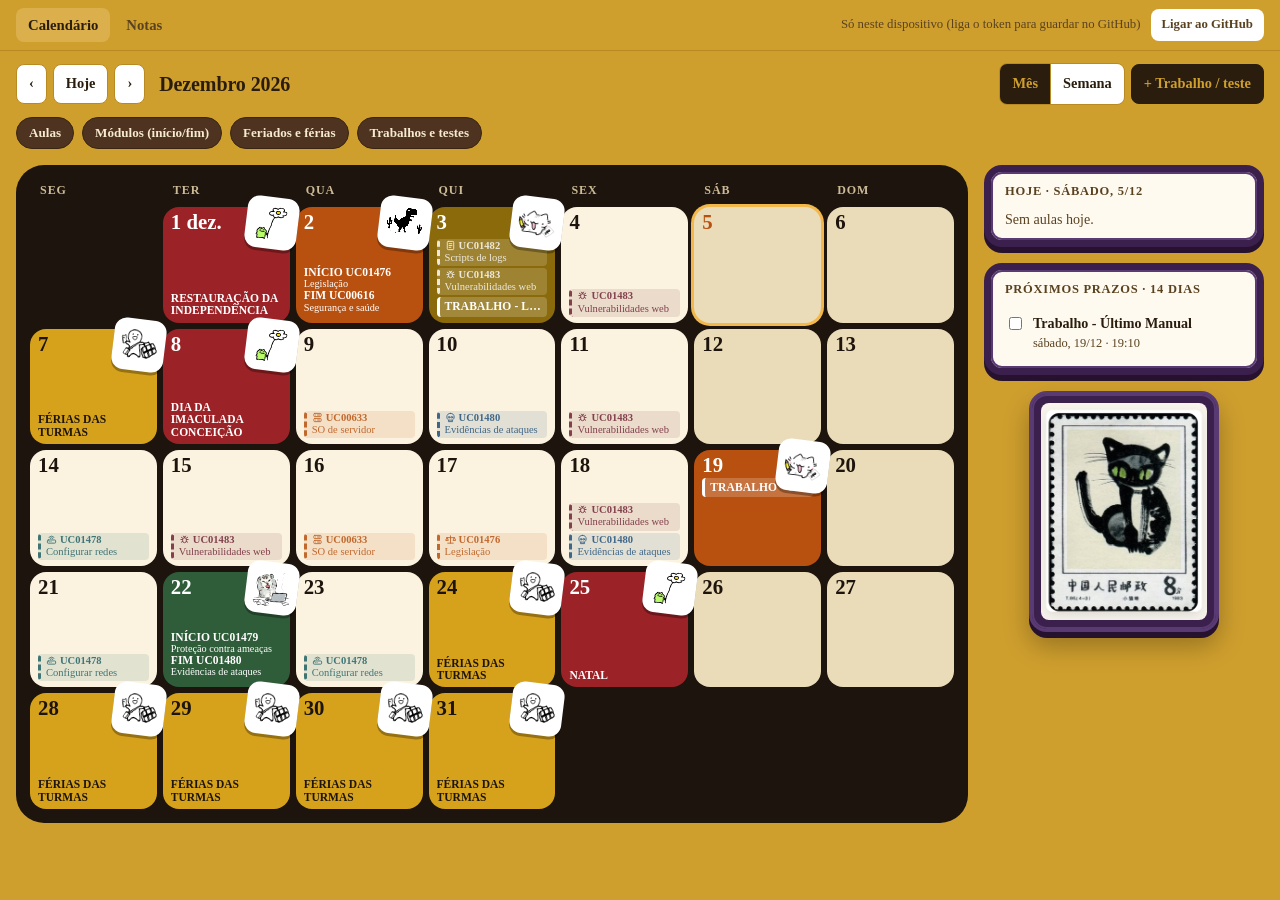
<file: index.html>
<!doctype html>
<html lang="pt">
<head>
<meta charset="utf-8">
<meta name="viewport" content="width=device-width, initial-scale=1">
<title>Calendário · Jornada Ciber</title>
<link rel="icon" href="data:,">
<link rel="stylesheet" href="css/base.css">
<link rel="stylesheet" href="css/calendario.css">
</head>
<body>
<header class="topo" id="topo"></header>
<div class="wrap larga">
  <div class="barra">
    <div class="nav">
      <button id="ant" type="button" aria-label="Período anterior">‹</button>
      <button id="hoje" type="button">Hoje</button>
      <button id="seg" type="button" aria-label="Período seguinte">›</button>
      <h1 id="titulo-per"></h1>
    </div>
    <div class="nav">
      <div class="grupo" role="group" aria-label="Vista">
        <button type="button" data-vista="mes">Mês</button>
        <button type="button" data-vista="semana">Semana</button>
      </div>
      <button class="primary" id="novo" type="button">+ Trabalho / teste</button>
    </div>
  </div>
  <div class="camadas" id="camadas" role="group" aria-label="Camadas"></div>
  <div class="layout">
    <main id="vista"></main>
    <aside class="lateral" id="lateral"></aside>
  </div>
</div>

<dialog id="dlg-evento"><div class="dlg campos">
  <h2 id="ev-h">Trabalho / teste</h2>
  <div class="par">
    <label>Tipo<select id="ev-tipo"><option value="trabalho">Trabalho</option><option value="teste">Teste</option><option value="quiz">Quiz</option><option value="entrega">Entrega</option><option value="outro">Outro</option></select></label>
    <label>Módulo<select id="ev-uc"></select></label>
  </div>
  <label>Título<input id="ev-titulo" type="text" autocomplete="off"></label>
  <div class="par">
    <label>Data<input id="ev-data" type="date"></label>
    <label>Hora (opcional)<input id="ev-hora" type="time"></label>
  </div>
  <label>Notas<textarea id="ev-notas" rows="2"></textarea></label>
  <div class="par">
    <label>Nota (opcional, só informativa)<input id="ev-nota" type="text" inputmode="decimal"></label>
    <label class="cb"><input id="ev-feito" type="checkbox"> Feito</label>
  </div>
  <div class="erro-dlg" id="ev-erro" role="alert"></div>
  <div class="dlg-botoes"><button class="primary" id="ev-guardar" type="button">Guardar</button><button id="ev-eliminar" type="button">Eliminar</button><button id="ev-cancelar" type="button">Cancelar</button></div>
</div></dialog>

<dialog id="dlg-sessao"><div class="dlg campos">
  <h2 id="ss-h">Sessão</h2>
  <label>Módulo<select id="ss-uc"></select></label>
  <label>Data<input id="ss-data" type="date"></label>
  <div class="par">
    <label>Início<input id="ss-inicio" type="time"></label>
    <label>Fim<input id="ss-fim" type="time"></label>
  </div>
  <label>Sala / online<input id="ss-local" type="text" autocomplete="off" placeholder="ex.: Online, 1.22"></label>
  <label>Formador (opcional)<input id="ss-formador" type="text" autocomplete="off"></label>
  <div class="erro-dlg" id="ss-erro" role="alert"></div>
  <div class="dlg-botoes"><button class="primary" id="ss-guardar" type="button">Guardar</button><button id="ss-eliminar" type="button">Eliminar</button><button id="ss-cancelar" type="button">Cancelar</button></div>
</div></dialog>

<div id="toast" role="status" aria-live="polite"></div>

<script src="js/dados-cet.js"></script>
<script src="js/notas-logic.js"></script>
<script src="js/armazem.js"></script>
<script src="js/agenda-logic.js"></script>
<script src="js/icones.js"></script>
<script src="js/app-comum.js"></script>
<script>
(function () {
  document.body.insertAdjacentHTML("afterbegin", Icones.sprite);
  var armazem = AppComum.iniciar({ pagina: "calendario" });
  var MODS = DADOS_INICIAIS.cet;
  var FAIXAS = [["19:10", "20:10"], ["20:10", "21:10"], ["21:25", "22:25"], ["22:25", "23:25"]];
  var DIAS = ["Seg", "Ter", "Qua", "Qui", "Sex", "Sáb", "Dom"];
  var TIPO_ROT = { trabalho: "Trabalho", teste: "Teste", quiz: "Quiz", entrega: "Entrega", outro: "Outro" };
  var cal = {}, horario = { semanas: {} }, agenda = { versao: 1, atualizadoEm: "", eventos: [], horarioEdits: {} };
  var vista = ls("acad-vista", "mes"), camadas = Object.assign({ aulas: true, modulos: true, feriados: true, trabalhos: true }, ls("acad-camadas", {}));
  var H = hoje(), ref = H, toastT = null, emEdicao = null;

  function ls(k, def) { try { var v = JSON.parse(localStorage.getItem(k)); return v === null ? def : v; } catch (e) { return def; } }
  function lsSet(k, v) { try { localStorage.setItem(k, JSON.stringify(v)); } catch (e) { /* ignora */ } }
  function $(id) { return document.getElementById(id); }
  function esc(s) { return String(s == null ? "" : s).replace(/[&<>"']/g, function (c) { return { "&": "&amp;", "<": "&lt;", ">": "&gt;", '"': "&quot;", "'": "&#39;" }[c]; }); }
  function hoje() { var d = new Date(); return d.getFullYear() + "-" + String(d.getMonth() + 1).padStart(2, "0") + "-" + String(d.getDate()).padStart(2, "0"); }
  function utc(iso) { return new Date(iso + "T00:00:00Z"); }
  function fmtData(iso, op) { return new Intl.DateTimeFormat("pt-PT", Object.assign({ timeZone: "UTC" }, op)).format(utc(iso)); }
  function cor(uc) { return MODS.some(function (m) { return m.codigo === uc; }) ? "c" + Agenda.corDoModulo(uc, MODS) : "cn"; }
  function curtoUc(uc) { var m = MODS.filter(function (x) { return x.codigo === uc; })[0]; return m ? m.curto : ""; }
  function nomeUc(uc) { var m = MODS.filter(function (x) { return x.codigo === uc; })[0]; return m ? m.nome : ""; }
  function ctx() { return { horario: horario, edits: agenda.horarioEdits, aulas: cal.aulas || {}, faixas: cal.faixas || FAIXAS }; }
  function salvarAgenda() { armazem.guardar("agenda", agenda); }
  function rid() { return "s" + Date.now().toString(36) + Math.random().toString(36).slice(2, 6); }
  function somarMeses(iso, n) { var y = +iso.slice(0, 4), m = +iso.slice(5, 7) - 1 + n; y += Math.floor(m / 12); m = ((m % 12) + 12) % 12; return y + "-" + String(m + 1).padStart(2, "0") + "-01"; }

  function toast(txt, acao) {
    var el = $("toast"); el.textContent = txt;
    if (acao) { var b = document.createElement("button"); b.type = "button"; b.textContent = acao.label; b.addEventListener("click", function () { acao.fn(); el.classList.remove("show"); }); el.appendChild(b); }
    el.classList.add("show"); clearTimeout(toastT); toastT = setTimeout(function () { el.classList.remove("show"); }, acao ? 7000 : 3200);
  }

  // ---------- peças ----------
  function chipEvento(e) {
    var rot = TIPO_ROT[e.tipo] + " - " + e.titulo;
    var tip = rot + (e.hora ? " · " + e.hora : "") + (e.uc ? " · " + e.uc + " " + nomeUc(e.uc) : "") + (e.nota !== null && e.nota !== "" && e.nota !== undefined ? " · nota " + e.nota : "") + (e.notas ? " · " + e.notas : "");
    return '<button type="button" class="ev cor ' + cor(e.uc) + (e.feito ? " feito" : "") + '" data-ev="' + esc(e.id) + '" title="' + esc(tip) + '">' + esc(rot) + "</button>";
  }

  function icoModulo(uc) { return Icones.svg(Icones.porModulo[uc] || "pin"); }
  function celula(d, mes, sess) {
    var fer = camadas.feriados ? Agenda.feriadoDoDia(cal, d) : null, fe = camadas.feriados ? Agenda.feriasDoDia(cal, d) : null;
    var evs = camadas.trabalhos ? Agenda.eventosDoDia(agenda.eventos, d) : [], marcos = camadas.modulos ? Agenda.marcosDoDia(MODS, d) : [];
    var tipo = "", tcl = "", ico = "", tit = "", titHtml = "";
    if (evs.length) { tipo = "evento"; tcl = cor(evs[0].uc) === "cn" ? "c0" : cor(evs[0].uc); ico = Icones.porTipo[evs[0].tipo] || "pin"; }
    else if (fer) { tipo = "feriado"; tcl = "t-feriado"; ico = Icones.especiais.feriado; tit = fer.nome; titHtml = esc(tit); }
    else if (marcos.length) { tipo = "marco"; tcl = cor(marcos[0].uc); ico = Icones.porModulo[marcos[0].uc] || "pin"; tit = marcos.map(function (m) { return (m.tipo === "inicio" ? "Início " : "Fim ") + m.uc + " " + curtoUc(m.uc); }).join(" · "); titHtml = marcos.map(function (m) { return "<b>" + (m.tipo === "inicio" ? "Início " : "Fim ") + esc(m.uc) + "</b><small>" + esc(curtoUc(m.uc)) + "</small>"; }).join(""); }
    else if (fe) { tipo = "ferias"; tcl = "t-ferias"; ico = Icones.especiais.ferias; tit = fe.nome; titHtml = esc(tit); }
    var cl = "dia" + (Number(d.slice(5, 7)) !== mes ? " fora" : "") + (d === H ? " hoje" : "") + (Agenda.diaSemana(d) >= 5 ? " fds" : "") + (tipo ? " especial " + tcl : "");
    var aulasTxt = sess.filter(function (s) { return s.uc; }).map(function (s) { return s.uc; }).filter(function (u, i, arr) { return arr.indexOf(u) === i; }).join(", ");
    var h = '<div class="' + cl + '" data-novo="' + d + '" title="' + esc([tit, aulasTxt ? "Aulas: " + aulasTxt : ""].filter(Boolean).join(" · ")) + '"><span class="num">' + Number(d.slice(8)) + (d.slice(8) === "01" ? " " + fmtData(d, { month: "short" }) : "") + "</span>";
    if (tipo) {
      var it = tipo === "evento" ? Icones.imagens.evento : tipo === "feriado" ? Icones.imagens.feriado : tipo === "ferias" ? Icones.imagens.ferias : Icones.imagemMarco(marcos[0].uc, marcos[0].tipo);
      h += '<span class="sticker">' + Icones.figura(it) + "</span>";
    }
    h += '<div class="corpo">';
    if (titHtml) h += '<span class="tit">' + titHtml + "</span>";
    if (fer && tipo !== "feriado") h += '<span class="rotulo feriado">' + esc(fer.nome) + "</span>";
    else if (fe && !fer && tipo !== "ferias") h += '<span class="rotulo ferias">' + esc(fe.nome) + "</span>";
    if (marcos.length && tipo !== "marco") h += '<span class="rotulo marco-txt">' + marcos.map(function (m) { return (m.tipo === "inicio" ? "início " : "fim ") + m.uc; }).join(" · ") + "</span>";
    if (cal.fpct && d >= cal.fpct.inicio && d <= cal.fpct.fim && camadas.aulas && Agenda.diaSemana(d) < 5) h += '<span class="rotulo ferias">FPCT</span>';
    if (camadas.aulas && sess.length) {
      var vistos = {}, u = "";
      var uMarcos = tipo === "marco" ? marcos.map(function (m) { return m.uc; }) : [];
      sess.forEach(function (s) { var k = s.uc + (s.previsto ? "p" : ""); if (s.uc && !vistos[k] && uMarcos.indexOf(s.uc) < 0) { vistos[k] = 1; u += '<span class="uc cor ' + cor(s.uc) + (s.previsto ? " previsto" : "") + '" title="' + esc(s.uc + " " + nomeUc(s.uc) + (s.previsto ? " (previsto)" : "")) + '">' + "<b>" + icoModulo(s.uc) + esc(s.uc) + "</b><small>" + esc(curtoUc(s.uc)) + "</small></span>"; } });
      h += '<span class="ucs">' + u + "</span>";
    }
    evs.forEach(function (e) { h += chipEvento(e); });
    return h + "</div></div>";
  }

  // ---------- vistas ----------
  function renderMes() {
    var ano = +ref.slice(0, 4), mes = +ref.slice(5, 7), semanas = Agenda.gradeMes(ano, mes);
    var h = '<div class="mes" style="--linhas:' + semanas.length + '"><div class="cab">' + DIAS.map(function (d) { return "<div>" + d + "</div>"; }).join("") + "</div>";
    semanas.forEach(function (w) {
      var r = Agenda.sessoesDaSemana(w[0], ctx()), por = {};
      r.sessoes.forEach(function (s) { (por[s.data] = por[s.data] || []).push(s); });
      h += '<div class="semana-linha">' + w.map(function (d) { return celula(d, mes, por[d] || []); }).join("") + "</div>";
    });
    $("vista").innerHTML = h + "</div>";
    var tm = fmtData(ref.slice(0, 7) + "-01", { month: "long", year: "numeric" }).replace(" de ", " "); $("titulo-per").textContent = tm.charAt(0).toUpperCase() + tm.slice(1);
  }

  function renderSemana() {
    var seg = Agenda.segundaDaSemana(ref), r = Agenda.sessoesDaSemana(seg, ctx()), dias = [];
    for (var i = 0; i < 7; i++) dias.push(Agenda.somarDias(seg, i));
    var min = Infinity, max = 0;
    r.sessoes.forEach(function (s) { min = Math.min(min, Agenda.horaParaMin(s.inicio)); max = Math.max(max, Agenda.horaParaMin(s.fim)); });
    if (!isFinite(min)) { min = 19 * 60; max = 23 * 60 + 30; }
    var ini = Math.max(0, Math.floor((min - 30) / 60) * 60), fim = Math.min(1440, Math.ceil((max + 30) / 60) * 60), alt = fim - ini;
    var rotOrigem = { edicao: "Editado por ti", horario: "Horário do ficheiro (atualizado a " + (horario.semanas[seg] && horario.semanas[seg].atualizadoEm) + ")", previsto: "Previsão do cronograma (ainda sem horário desta semana)", vazio: "Sem aulas nesta semana" }[r.origem];
    var info = '<div class="sem-info"><span class="tag ' + (r.origem === "previsto" ? "" : "on") + '">' + esc(rotOrigem) + '</span><button type="button" id="add-ss">+ Sessão</button>';
    if (r.origem === "edicao") info += '<button type="button" class="ghost" id="repor-sem">Repor semana</button>';
    if (r.ficheiroMaisNovo) info += '<span class="aviso-novo">O ficheiro tem uma versão mais recente desta semana.</span><button type="button" id="usar-ficheiro">Usar a do ficheiro</button>';
    info += "</div>";
    var g = '<div class="grelha"><div></div>';
    dias.forEach(function (d, k) {
      var fer = camadas.feriados ? Agenda.feriadoDoDia(cal, d) : null, fe = camadas.feriados ? Agenda.feriasDoDia(cal, d) : null;
      g += '<div class="cabd' + (d === H ? " hoje" : "") + '" data-novo="' + d + '" title="Novo trabalho/teste neste dia"><b>' + DIAS[k] + " " + Number(d.slice(8)) + "/" + d.slice(5, 7) + "</b><small class=\"" + (fer ? "feriado" : fe ? "ferias" : "") + '">' + esc(fer ? fer.nome : fe ? fe.nome : "") + "</small></div>";
    });
    g += '<div class="rot">Prazos</div>';
    dias.forEach(function (d) {
      var c = "";
      if (camadas.modulos) Agenda.marcosDoDia(MODS, d).forEach(function (m) { c += '<span class="marco ' + cor(m.uc) + ' cor" style="border:1px dashed">' + (m.tipo === "inicio" ? "início " : "fim ") + m.uc + "</span>"; });
      if (camadas.trabalhos) Agenda.eventosDoDia(agenda.eventos, d).forEach(function (e) { c += chipEvento(e); });
      g += '<div class="prazos">' + c + "</div>";
    });
    var horas = '<div class="horas" style="height:' + alt + 'px">';
    for (var hh = Math.ceil(ini / 60) * 60; hh <= fim; hh += 60) horas += '<span style="top:' + (hh - ini) + 'px">' + String(hh / 60).padStart(2, "0") + ":00</span>";
    g += horas + "</div>";
    dias.forEach(function (d) {
      var c = '<div class="col' + (Agenda.diaSemana(d) >= 5 ? " fds" : "") + '" style="height:' + alt + 'px">';
      for (var hh2 = Math.ceil(ini / 60) * 60; hh2 < fim; hh2 += 60) c += '<div class="linha-h" style="top:' + (hh2 - ini) + 'px"></div>';
      if (camadas.aulas) r.sessoes.filter(function (s) { return s.data === d; }).forEach(function (s) {
        var a = Agenda.horaParaMin(s.inicio), b = Agenda.horaParaMin(s.fim), tip = s.uc + " " + nomeUc(s.uc) + (s.local ? " · " + s.local : "") + " · " + s.inicio + "–" + s.fim + (s.previsto ? " (previsto)" : "");
        c += '<button type="button" class="bloco cor ' + cor(s.uc) + (s.previsto ? " previsto" : "") + '" data-ss="' + esc(s.id) + '" data-sdata="' + d + '" style="top:' + (a - ini) + "px;height:" + Math.max(18, b - a - 2) + 'px" title="' + esc(tip) + '"><b>' + s.inicio + "–" + s.fim + "</b>" + icoModulo(s.uc) + esc(s.uc || "Sessão") + "<small>" + esc((s.local ? s.local + " · " : "") + nomeUc(s.uc)) + "</small></button>";
      });
      g += c + "</div>";
    });
    g += "</div>";
    if (!r.sessoes.length) g += '<div class="vazio-sem">Sem aulas nesta semana (férias, feriados ou fora do cronograma). Podes adicionar uma sessão.</div>';
    $("vista").innerHTML = info + '<div class="semana">' + g + "</div>";
    var f = Agenda.somarDias(seg, 6), mesmoAno = seg.slice(0, 4) === f.slice(0, 4);
    $("titulo-per").textContent = fmtData(seg, { day: "numeric", month: "short" }) + " – " + fmtData(f, { day: "numeric", month: "short", year: "numeric" }) + (mesmoAno ? "" : "");
  }

  function renderLateral() {
    var seg = Agenda.segundaDaSemana(H), r = Agenda.sessoesDaSemana(seg, ctx());
    var hojeS = r.sessoes.filter(function (s) { return s.data === H; });
    var h = '<div class="panel"><h2>Hoje · ' + fmtData(H, { weekday: "long", day: "numeric", month: "short" }) + '</h2><div class="hoje-lista">';
    var fer = Agenda.feriadoDoDia(cal, H), fe = Agenda.feriasDoDia(cal, H);
    if (fer || fe) h += "<div>" + esc((fer || fe).nome) + "</div>";
    if (!hojeS.length && !fer && !fe) h += '<div style="color:var(--muted)">Sem aulas hoje.</div>';
    hojeS.forEach(function (s) { h += '<div class="hs cor ' + cor(s.uc) + (s.previsto ? " previsto" : "") + '">' + s.inicio + "–" + s.fim + " · <b>" + esc(s.uc) + "</b> " + esc(nomeUc(s.uc)) + (s.local ? " · " + esc(s.local) : "") + (s.previsto ? " (previsto)" : "") + "</div>"; });
    h += "</div></div>";
    var pr = Agenda.proximosPrazos(agenda.eventos, H, 14);
    h += '<div class="panel"><h2>Próximos prazos · 14 dias</h2>';
    if (!pr.length) h += '<div style="color:var(--muted);font-size:.88rem">Nada nos próximos 14 dias.</div>';
    pr.forEach(function (e) {
      h += '<div class="prazo"><input type="checkbox" data-feito="' + esc(e.id) + '" aria-label="Marcar como feito: ' + esc(e.titulo) + '"><button type="button" data-ev="' + esc(e.id) + '"><b>' + esc(TIPO_ROT[e.tipo] + " - " + e.titulo) + '</b><span class="quando">' + fmtData(e.data, { weekday: "short", day: "numeric", month: "short" }) + (e.hora ? " · " + e.hora : "") + (e.uc ? " · " + esc(e.uc) + " " + esc(curtoUc(e.uc)) : "") + "</span></button></div>";
    });
    $("lateral").innerHTML = h + '</div><figure class="selo"><div class="moldura"><img src="img/selo-gato.png" alt="Selo postal chinês de 1983 com um gato preto de olhos verdes" loading="lazy"></div></figure>';
  }

  function renderCamadas() {
    var nomes = { aulas: "Aulas", modulos: "Módulos (início/fim)", feriados: "Feriados e férias", trabalhos: "Trabalhos e testes" };
    $("camadas").innerHTML = Object.keys(nomes).map(function (k) { return '<button type="button" data-camada="' + k + '" aria-pressed="' + !!camadas[k] + '">' + nomes[k] + "</button>"; }).join("");
    document.querySelectorAll("[data-vista]").forEach(function (b) { b.classList.toggle("on", b.getAttribute("data-vista") === vista); b.setAttribute("aria-pressed", b.getAttribute("data-vista") === vista); });
  }

  function render() { H = hoje(); if (vista === "semana") renderSemana(); else renderMes(); renderLateral(); renderCamadas(); }

  // ---------- trabalhos e testes ----------
  function preencherUcs(sel, vazioTxt) {
    sel.innerHTML = '<option value="">' + vazioTxt + "</option>" + MODS.map(function (m) { return '<option value="' + m.codigo + '">' + m.codigo + " · " + esc(m.nome) + "</option>"; }).join("");
  }
  function abrirEvento(id, data) {
    var e = id ? agenda.eventos.filter(function (x) { return x.id === id; })[0] : null;
    emEdicao = e ? e.id : null;
    $("ev-h").textContent = e ? "Editar trabalho / teste" : "Novo trabalho / teste";
    $("ev-tipo").value = e ? e.tipo : "teste"; $("ev-uc").value = e ? e.uc : ""; $("ev-titulo").value = e ? e.titulo : "";
    $("ev-data").value = e ? e.data : (data || H); $("ev-hora").value = e ? e.hora : ""; $("ev-notas").value = e ? e.notas : "";
    $("ev-nota").value = e && e.nota !== null && e.nota !== undefined ? String(e.nota).replace(".", ",") : ""; $("ev-feito").checked = e ? !!e.feito : false;
    $("ev-eliminar").hidden = !e; $("ev-erro").textContent = "";
    $("dlg-evento").showModal(); $("ev-titulo").focus();
  }
  function guardarEvento() {
    var notaTxt = $("ev-nota").value.trim().replace(",", "."), o = {
      tipo: $("ev-tipo").value, uc: $("ev-uc").value, titulo: $("ev-titulo").value, data: $("ev-data").value, hora: $("ev-hora").value, notas: $("ev-notas").value,
    };
    var nota = notaTxt === "" ? null : Number(notaTxt);
    if (emEdicao) {
      var e = agenda.eventos.filter(function (x) { return x.id === emEdicao; })[0], novo = Object.assign({}, e, o, { titulo: o.titulo.trim(), feito: $("ev-feito").checked, nota: nota });
      var erro = Agenda.validarEvento(novo); if (erro) { $("ev-erro").textContent = erro; return; }
      Object.assign(e, novo);
    } else {
      var n = Agenda.novoEvento(o);
      if (!n) { $("ev-erro").textContent = Agenda.validarEvento(Object.assign({ nota: null }, o)) || "Dados inválidos."; return; }
      n.feito = $("ev-feito").checked; n.nota = nota;
      var e2 = Agenda.validarEvento(n); if (e2) { $("ev-erro").textContent = e2; return; }
      agenda.eventos.push(n);
    }
    salvarAgenda(); $("dlg-evento").close(); render(); toast("Guardado.");
  }
  function eliminarEvento() {
    var i = agenda.eventos.findIndex(function (x) { return x.id === emEdicao; }); if (i < 0) return;
    var removido = agenda.eventos.splice(i, 1)[0];
    salvarAgenda(); $("dlg-evento").close(); render();
    toast("Eliminado.", { label: "Desfazer", fn: function () { agenda.eventos.push(removido); salvarAgenda(); render(); } });
  }

  // ---------- horário (edições à mão) ----------
  function garantirEdicao(seg) {
    if (!agenda.horarioEdits[seg]) {
      var r = Agenda.sessoesDaSemana(seg, ctx()), sem = horario.semanas && horario.semanas[seg];
      agenda.horarioEdits[seg] = { baseAtualizadoEm: sem ? sem.atualizadoEm || "" : "", sessoes: r.sessoes.map(function (s) { var c = Object.assign({}, s); delete c.previsto; return c; }) };
    }
    return agenda.horarioEdits[seg];
  }
  var ssAtual = null; // { id, seg } ou null para nova
  function abrirSessao(id, data) {
    var s = null;
    if (id) { var seg0 = Agenda.segundaDaSemana(data), r = Agenda.sessoesDaSemana(seg0, ctx()); s = r.sessoes.filter(function (x) { return x.id === id; })[0] || null; }
    ssAtual = s ? { id: s.id, data: s.data } : null;
    $("ss-h").textContent = s ? "Editar sessão" : "Nova sessão";
    $("ss-uc").value = s ? s.uc : ""; $("ss-data").value = s ? s.data : (data || Agenda.segundaDaSemana(ref));
    $("ss-inicio").value = s ? s.inicio : "19:10"; $("ss-fim").value = s ? s.fim : "21:10"; $("ss-local").value = s ? s.local || "" : ""; $("ss-formador").value = s ? s.formador || "" : "";
    $("ss-eliminar").hidden = !s; $("ss-erro").textContent = "";
    $("dlg-sessao").showModal();
  }
  function guardarSessao() {
    var d = $("ss-data").value, i = $("ss-inicio").value, f = $("ss-fim").value;
    if (!Agenda.dataValida(d)) { $("ss-erro").textContent = "Data inválida."; return; }
    if (!i || !f || !Agenda.horaValida(i) || !Agenda.horaValida(f) || Agenda.horaParaMin(i) >= Agenda.horaParaMin(f)) { $("ss-erro").textContent = "Horas inválidas (o fim tem de ser depois do início)."; return; }
    var nova = { id: ssAtual ? ssAtual.id : rid(), data: d, inicio: i, fim: f, uc: $("ss-uc").value, local: $("ss-local").value.trim(), formador: $("ss-formador").value.trim() };
    if (ssAtual) { var segA = Agenda.segundaDaSemana(ssAtual.data), edA = garantirEdicao(segA); edA.sessoes = edA.sessoes.filter(function (x) { return x.id !== ssAtual.id; }); }
    var segN = Agenda.segundaDaSemana(d), edN = garantirEdicao(segN);
    edN.sessoes.push(nova);
    salvarAgenda(); $("dlg-sessao").close(); render(); toast("Sessão guardada.");
  }
  function eliminarSessao() {
    if (!ssAtual) return;
    var seg = Agenda.segundaDaSemana(ssAtual.data), ed = garantirEdicao(seg);
    var antes = JSON.stringify(ed.sessoes);
    ed.sessoes = ed.sessoes.filter(function (x) { return x.id !== ssAtual.id; });
    salvarAgenda(); $("dlg-sessao").close(); render();
    toast("Sessão eliminada.", { label: "Desfazer", fn: function () { agenda.horarioEdits[seg].sessoes = JSON.parse(antes); salvarAgenda(); render(); } });
  }
  function reporSemana() {
    var seg = Agenda.segundaDaSemana(ref), antes = agenda.horarioEdits[seg]; if (!antes) return;
    delete agenda.horarioEdits[seg]; salvarAgenda(); render();
    toast("Semana reposta.", { label: "Desfazer", fn: function () { agenda.horarioEdits[seg] = antes; salvarAgenda(); render(); } });
  }

  // ---------- eventos ----------
  document.addEventListener("click", function (e) {
    var t = e.target;
    var b;
    if ((b = t.closest("[data-ev]"))) { abrirEvento(b.getAttribute("data-ev")); return; }
    if ((b = t.closest("[data-ss]"))) { abrirSessao(b.getAttribute("data-ss"), b.getAttribute("data-sdata")); return; }
    if ((b = t.closest("[data-camada]"))) { var k = b.getAttribute("data-camada"); camadas[k] = !camadas[k]; lsSet("acad-camadas", camadas); render(); return; }
    if ((b = t.closest("[data-vista]"))) { vista = b.getAttribute("data-vista"); lsSet("acad-vista", vista); render(); return; }
    if ((b = t.closest("[data-novo]"))) { abrirEvento(null, b.getAttribute("data-novo")); return; }
    if (t.id === "add-ss") { abrirSessao(null, ref >= Agenda.segundaDaSemana(ref) ? (Agenda.segundaDaSemana(ref) <= H && H <= Agenda.somarDias(Agenda.segundaDaSemana(ref), 6) ? H : Agenda.segundaDaSemana(ref)) : ref); return; }
    if (t.id === "repor-sem" || t.id === "usar-ficheiro") { reporSemana(); return; }
  });
  document.addEventListener("change", function (e) {
    var id = e.target.getAttribute && e.target.getAttribute("data-feito"); if (!id) return;
    var ev = agenda.eventos.filter(function (x) { return x.id === id; })[0]; if (!ev) return;
    ev.feito = e.target.checked; salvarAgenda(); render();
  });
  $("ant").addEventListener("click", function () { ref = vista === "mes" ? somarMeses(ref, -1) : Agenda.somarDias(ref, -7); render(); });
  $("seg").addEventListener("click", function () { ref = vista === "mes" ? somarMeses(ref, 1) : Agenda.somarDias(ref, 7); render(); });
  $("hoje").addEventListener("click", function () { ref = hoje(); render(); });
  $("novo").addEventListener("click", function () { abrirEvento(null, vista === "semana" ? (Agenda.segundaDaSemana(ref) <= H && H <= Agenda.somarDias(Agenda.segundaDaSemana(ref), 6) ? H : Agenda.segundaDaSemana(ref)) : H); });
  $("ev-guardar").addEventListener("click", guardarEvento);
  $("ev-eliminar").addEventListener("click", eliminarEvento);
  $("ev-cancelar").addEventListener("click", function () { $("dlg-evento").close(); });
  $("ss-guardar").addEventListener("click", guardarSessao);
  $("ss-eliminar").addEventListener("click", eliminarSessao);
  $("ss-cancelar").addEventListener("click", function () { $("dlg-sessao").close(); });

  // ---------- arranque ----------
  preencherUcs($("ev-uc"), "— sem módulo —");
  preencherUcs($("ss-uc"), "— outro —");
  render();
  Promise.all([
    armazem.carregar("calendario", {}),
    armazem.carregar("horario", { semanas: {} }),
    armazem.carregar("agenda", { versao: 1, atualizadoEm: "", eventos: [], horarioEdits: {} }),
  ]).then(function (r) {
    cal = r[0].dados || {};
    horario = r[1].dados && r[1].dados.semanas ? r[1].dados : { semanas: {} };
    var a = r[2].dados || {};
    agenda = { versao: 1, atualizadoEm: a.atualizadoEm || "", eventos: Array.isArray(a.eventos) ? a.eventos : [], horarioEdits: a.horarioEdits && typeof a.horarioEdits === "object" ? a.horarioEdits : {} };
    render();
    if (r[2].origem === "local" && r[2].pendente) toast("Tens alterações por guardar neste dispositivo.");
  });
})();
</script>
</body>
</html>
</file>
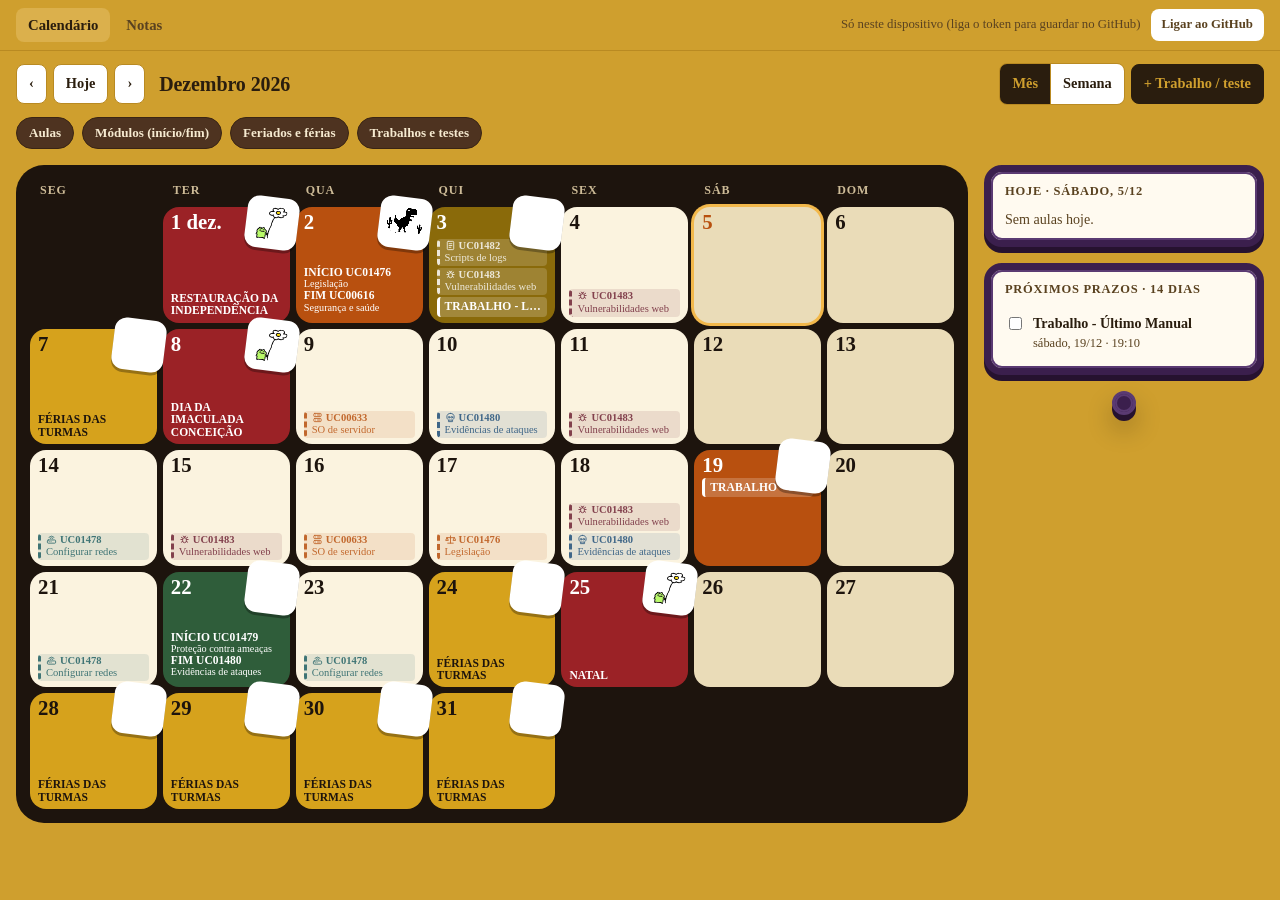
<file: calendario.html>
<!doctype html>
<html lang="pt">
<head>
<meta charset="utf-8">
<meta http-equiv="refresh" content="0; url=index.html">
<title>Calendário</title>
</head>
<body><p>O calendário é agora a página inicial: <a href="index.html">abrir</a>.</p></body>
</html>
</file>
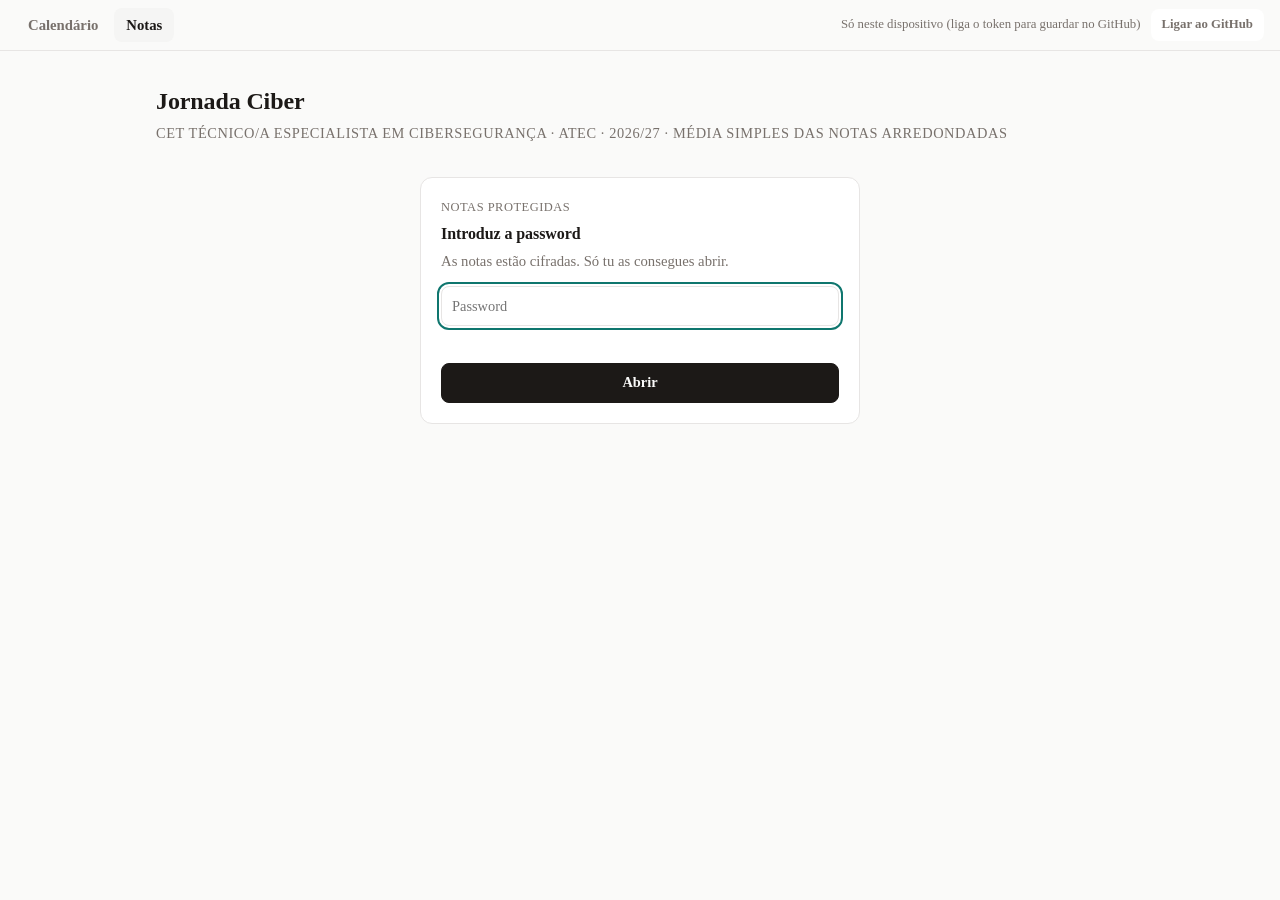
<file: notas.html>
<!doctype html>
<html lang="pt">
<head>
<meta charset="utf-8">
<meta name="viewport" content="width=device-width, initial-scale=1">
<title>Jornada Ciber</title>
<link rel="icon" href="data:,">
<link rel="stylesheet" href="css/base.css">
</head>
<body>
<div id="mini" hidden role="status"></div>
<header class="topo" id="topo"></header>
<div class="wrap bloqueada" id="wrap">
  <h1>Jornada Ciber</h1>
  <p class="sub">CET Técnico/a Especialista em Cibersegurança · ATEC · 2026/27 · média simples das notas arredondadas</p>

  <section id="cofre" class="panel cofre" hidden></section>

  <form id="rapido" class="rapido" autocomplete="off">
    <div class="combo">
      <input id="q" type="text" placeholder="Lançar nota: código ou nome do módulo" aria-label="Módulo" aria-controls="sug" aria-expanded="false">
      <ul id="sug" class="sug" hidden></ul>
    </div>
    <input id="qn" type="text" inputmode="decimal" placeholder="Nota" aria-label="Nota">
    <button class="primary">Lançar</button>
  </form>

  <div id="hero" class="hero"></div>
  <div id="graficos"></div>
  <div id="secoes"></div>

  <h2>Emblemas</h2>
  <div id="badges" class="badges" aria-label="Emblemas"></div>

  <footer>
    <button class="ghost" id="exportar">Exportar backup</button>
    <button class="ghost" id="importar">Importar backup</button>
    <button class="ghost" id="repor">Repor dados iniciais</button>
    <button class="ghost" id="mudar-senha">Mudar password</button>
    <button class="ghost" id="bloquear">Bloquear</button>
    <span class="nota-rodape">As notas ficam <b>cifradas</b> (só abrem com a tua password) no repositório do GitHub, com o token ligado, e numa cópia cifrada neste browser. O ficheiro de backup exportado <b>não</b> está cifrado: guarda-o em local seguro. Datas previstas do cronograma V10 (revisão de 06/10/2026).</span>
  </footer>
</div>
<dialog id="dlg-senha"><div class="dlg">
  <h2>Mudar password</h2>
  <input id="ns1" type="password" autocomplete="new-password" placeholder="Nova password (mín. 8 caracteres)" aria-label="Nova password">
  <input id="ns2" type="password" autocomplete="new-password" placeholder="Repete a nova password" aria-label="Repete a nova password">
  <div class="erro-dlg" id="ns-erro" role="alert"></div>
  <div class="dlg-botoes"><button class="primary" id="ns-guardar" type="button">Guardar</button><button id="ns-cancelar" type="button">Cancelar</button></div>
</div></dialog>
<div id="toast" role="status" aria-live="polite"></div>
<input type="file" id="ficheiro" accept="application/json,.json" hidden>

<script src="js/dados-cet.js"></script>
<script src="js/notas-logic.js"></script>
<script src="js/armazem.js"></script>
<script src="js/cofre.js"></script>
<script src="js/agenda-logic.js"></script>
<script src="js/app-comum.js"></script>
<script>
(function () {
  var armazem = AppComum.iniciar({ pagina: "notas" });
  var state, ultimo = null, aberto = null, focarAberto = false, toastT = null, sel = null, hip = 18, obs = null;

  function clone(o) { return JSON.parse(JSON.stringify(o)); }
  function esc(s) { return String(s).replace(/[&<>"']/g, function (c) { return { "&": "&amp;", "<": "&lt;", ">": "&gt;", '"': "&quot;", "'": "&#39;" }[c]; }); }
  function fmt(n) { return Notas.formatar(n); }
  function fmtCr(n) { return String(n).replace(".", ","); }
  function hoje() { var d = new Date(); return d.getFullYear() + "-" + String(d.getMonth() + 1).padStart(2, "0") + "-" + String(d.getDate()).padStart(2, "0"); }
  var H = hoje();
  function fd(iso) { return Notas.formatarData(iso, H); }
  function $(id) { return document.getElementById(id); }

  function estadoInicial() { var d = clone(window.DADOS_INICIAIS); return { pri: d.pri, cet: d.cet, alvo: 19 }; }

  // Só o CET e o alvo são editáveis/guardados (data/notas.json). Qualquer dado inválido é ignorado.
  function estadoDeDados(s) {
    var base = estadoInicial();
    if (!s || typeof s !== "object") return base;
    base.cet = Notas.aplicarGuardado(base.cet, s.cet);
    base.pri = Notas.aplicarPri(base.pri, s.pri);
    if ([18, 19, 20].indexOf(s.alvo) >= 0) base.alvo = s.alvo;
    return base;
  }
  function payloadAtual() {
    return {
      alvo: state.alvo,
      cet: state.cet.map(function (m) { return { codigo: m.codigo, estado: m.estado, nota: m.nota, notaDecimal: m.notaDecimal, provisoria: m.provisoria }; }),
      pri: state.pri.filter(function (m) { return m.estado === "com-nota"; }).map(function (m) { return { codigo: m.codigo, nota: m.nota, notaDecimal: m.notaDecimal }; }),
    };
  }
  // As notas só saem deste browser cifradas (envelope AES-GCM); a cópia local também fica cifrada.
  var sessao = null, envAtual = null, legado = null, filaGravar = Promise.resolve();
  var CHAVE_SESSAO = "acad-sessao-notas";
  function guardarEstado() {
    if (!sessao) return;
    filaGravar = filaGravar
      .then(function () { return Cofre.cifrar(payloadAtual(), sessao); })
      .then(function (env) { envAtual = env; return armazem.guardar("notas", env); })
      .catch(function () { toast("Não foi possível cifrar e guardar as notas."); });
  }
  function guardarSessao() {
    Cofre.exportar(sessao).then(function (t) { try { sessionStorage.setItem(CHAVE_SESSAO, t); } catch (e) { /* sem sessionStorage */ } });
  }
  function tentarSessao(env) {
    var t = null;
    try { t = sessionStorage.getItem(CHAVE_SESSAO); } catch (e) { /* ignora */ }
    if (!t) return Promise.resolve(null);
    return Cofre.importar(t).then(function (se) {
      if (se.salt !== env.salt) return null;
      return Cofre.decifrar(env, se).then(function (payload) { return { se: se, payload: payload }; });
    }).catch(function () { try { sessionStorage.removeItem(CHAVE_SESSAO); } catch (e) { /* ignora */ } return null; });
  }
  function abrirNotas(estado) {
    state = estado;
    $("cofre").hidden = true; $("wrap").classList.remove("bloqueada"); document.body.classList.remove("bloqueado");
    render();
  }
  function mostrarCofre(modo) {
    var novo = modo !== "bloqueado", el = $("cofre");
    el.hidden = false; $("wrap").classList.add("bloqueada"); document.body.classList.add("bloqueado");
    el.innerHTML = '<div class="label">Notas protegidas</div><h2 style="margin:6px 0 4px">' + (novo ? "Define uma password" : "Introduz a password") + "</h2>" +
      (modo === "migrar" ? '<p class="msg">Encontrei notas não cifradas neste dispositivo. Define uma password para as proteger.</p>' :
        novo ? '<p class="msg">As notas ficam cifradas e só abrem com esta password. <b>Se a esqueceres, não há forma de as recuperar</b>: guarda também o ficheiro de backup.</p>' :
        '<p class="msg">As notas estão cifradas. Só tu as consegues abrir.</p>') +
      '<form id="form-cofre" data-modo="' + modo + '" autocomplete="off"><input id="cofre-senha" type="password" autocomplete="' + (novo ? "new-password" : "current-password") + '" placeholder="' + (novo ? "Nova password (mín. 8 caracteres)" : "Password") + '" aria-label="Password">' +
      (novo ? '<input id="cofre-senha2" type="password" autocomplete="new-password" placeholder="Repete a password" aria-label="Repete a password">' : "") +
      '<div class="erro-dlg" id="cofre-erro" role="alert"></div><button class="primary" id="cofre-ok">' + (novo ? "Definir password" : "Abrir") + "</button></form>";
    $("cofre-senha").focus();
  }
  function submeterCofre(form) {
    var modo = form.getAttribute("data-modo"), senha = $("cofre-senha").value, erro = $("cofre-erro"), ok = $("cofre-ok");
    erro.textContent = "";
    if (modo === "bloqueado") {
      if (!senha) { erro.textContent = "Escreve a password."; return; }
      ok.disabled = true;
      Cofre.derivar(senha, envAtual.salt, envAtual.it).then(function (se) {
        return Cofre.decifrar(envAtual, se).then(function (payload) { sessao = se; guardarSessao(); abrirNotas(estadoDeDados(payload)); });
      }).catch(function () { erro.textContent = "Password errada."; ok.disabled = false; });
      return;
    }
    if (senha.length < 8) { erro.textContent = "A password tem de ter pelo menos 8 caracteres."; return; }
    if (senha !== $("cofre-senha2").value) { erro.textContent = "As passwords não coincidem."; return; }
    ok.disabled = true;
    Cofre.novo(senha).then(function (se) {
      sessao = se; guardarSessao();
      abrirNotas(legado ? estadoDeDados(legado) : estadoInicial());
      guardarEstado();
      toast(legado ? "Notas protegidas com a nova password." : "Password definida. Importa o teu backup no fundo da página.");
    }).catch(function () { erro.textContent = "Não foi possível definir a password."; ok.disabled = false; });
  }

  function achar(cod) { for (var i = 0; i < state.cet.length; i++) if (state.cet[i].codigo === cod) return state.cet[i]; return null; }
  function gcls(n) { return n >= 20 ? "g20" : n >= 19 ? "g19" : n >= 18 ? "g18" : n >= 17 ? "g17" : "gx"; }
  function snap(m) { return { estado: m.estado, nota: m.nota, notaDecimal: m.notaDecimal, provisoria: m.provisoria }; }
  function restaurar(cod, s) { var m = achar(cod); if (!m) return; m.estado = s.estado; m.nota = s.nota; m.notaDecimal = s.notaDecimal; m.provisoria = s.provisoria; guardarEstado(); render(); }

  function toast(txt, acao) {
    var el = $("toast");
    el.textContent = txt;
    if (acao) {
      var b = document.createElement("button"); b.type = "button"; b.textContent = acao.label;
      b.addEventListener("click", function () { acao.fn(); el.classList.remove("show"); });
      el.appendChild(b);
    }
    el.classList.add("show");
    clearTimeout(toastT); toastT = setTimeout(function () { el.classList.remove("show"); }, acao ? 7000 : 3200);
  }
  function mensagemNota(n) {
    if (n === 20) return "Vinte! Lendário.";
    if (n === 19) return "Dezanove! Quase perfeito.";
    if (n === 18) return "Dezoito, bom ritmo.";
    return "Nota lançada.";
  }

  // ---- ações ----
  function lancar(cod, texto) {
    var m = achar(cod); if (!m) return false;
    var nota = Notas.normalizarNota(texto);
    if (nota === null) { toast("Nota inválida. Usa um valor de 0 a 20 (ex.: 18 ou 18,19)."); return false; }
    var v = Number(String(texto).trim().replace(",", "."));
    var antes = snap(m);
    m.estado = "com-nota"; m.nota = nota; m.notaDecimal = (v % 1 !== 0) ? v : null; m.provisoria = null;
    ultimo = cod; aberto = null; guardarEstado(); render();
    toast(mensagemNota(nota), { label: "Desfazer", fn: function () { restaurar(cod, antes); } });
    return true;
  }
  function setEstado(cod, estado, msg) {
    var m = achar(cod); if (!m) return;
    var antes = snap(m);
    m.estado = estado; m.nota = null; m.notaDecimal = null; m.provisoria = null;
    aberto = null; guardarEstado(); render();
    if (msg) toast(msg, { label: "Desfazer", fn: function () { restaurar(cod, antes); } });
  }
  function setProvisoria(cod, texto) {
    var m = achar(cod); if (!m || m.estado !== "terminado") return;
    var p = Notas.normalizarNota(texto);
    if (p === null && String(texto).trim() !== "") toast("Nota provisória inválida (0 a 20).");
    m.provisoria = p; guardarEstado(); render();
  }
  function terminarTodos() {
    var lista = state.cet.filter(function (m) { return m.estado === "por-cursar" && Notas.estadoTemporal(m, H) === "terminou"; });
    var antes = lista.map(function (m) { return [m.codigo, snap(m)]; });
    lista.forEach(function (m) { m.estado = "terminado"; });
    guardarEstado(); render();
    toast(lista.length + " módulo(s) marcado(s) como terminado(s).", { label: "Desfazer", fn: function () { antes.forEach(function (p) { restaurar(p[0], p[1]); }); } });
  }

  // ---- render ----
  function mediaHTML(r, small) {
    return '<div class="big' + (small ? " small" : "") + '"><span class="rnd" aria-label="média arredondada">' + (r ? r.arredondada : "—") + '</span><span class="dec" aria-label="média com decimais">' + (r ? fmt(r.decimal) : "") + "</span></div>";
  }

  function tagTemporal(m, neutro) {
    var e = Notas.estadoTemporal(m, H);
    if (!e) return "";
    if (e === "terminou") return '<span class="tag ' + (neutro ? "" : "warn") + '">terminou a ' + fd(m.fim) + "</span>";
    if (e === "a-decorrer") return '<span class="tag on">a decorrer · até ' + fd(m.fim) + "</span>";
    return '<span class="tag">começa a ' + fd(m.inicio) + "</span>";
  }
  function tagsBase(m) {
    return (m.tipo === "opcional" ? '<span class="tag">opcional</span>' : "") + (m.creditos ? '<span class="tag">' + fmtCr(m.creditos) + " créditos</span>" : "");
  }

  function formLancar(m, placeholder, primario) {
    var cod = esc(m.codigo);
    return '<form class="f" data-act="lancar" data-cod="' + cod + '"><input type="text" inputmode="decimal" autocomplete="off" aria-label="Nota de ' + cod + '" placeholder="' + placeholder + '"><button class="' + (primario ? "primary" : "") + '">' + (primario ? "Lançar oficial" : "Guardar") + "</button></form>";
  }

  function cardTerminado(m) {
    var cod = esc(m.codigo);
    return '<div class="card terminado' + (ultimo === m.codigo ? " pop" : "") + '"><div class="cod">' + cod + '</div><div class="nome">' + esc(m.nome) + '</div><div class="tags">' + tagsBase(m) + tagTemporal(m, true) + "</div>" +
      '<div class="row"><label for="p-' + cod + '">Nota provisória</label><input id="p-' + cod + '" class="prov" data-cod="' + cod + '" type="text" inputmode="decimal" autocomplete="off" style="max-width:100px" value="' + (m.provisoria !== null ? m.provisoria : "") + '" placeholder="ex.: 19"></div>' +
      formLancar(m, "Nota oficial (quando sair)", true) +
      '<div class="row"><button class="ghost" data-act="voltar" data-cod="' + cod + '">Voltar a por cursar</button></div></div>';
  }

  function itemLista(m) {
    var cod = esc(m.codigo), isAberto = aberto === m.codigo, e = Notas.estadoTemporal(m, H);
    var lado, edit = "";
    if (m.estado === "com-nota") {
      lado = '<span class="nota"><b class="' + gcls(m.nota) + '">' + m.nota + "</b>" + (m.notaDecimal !== null ? "<small>(" + fmt(m.notaDecimal) + ")</small>" : "") + "</span>" +
        '<button data-act="abrir" data-cod="' + cod + '" aria-expanded="' + isAberto + '">Editar</button>';
      if (isAberto) edit = formLancar(m, "Corrigir nota") + '<div class="row"><button class="ghost" data-act="anular" data-cod="' + cod + '">Anular nota</button></div>';
    } else {
      lado = (e === "terminou" ? '<button data-act="terminar" data-cod="' + cod + '">Marcar terminado</button>' : "") +
        '<button data-act="abrir" data-cod="' + cod + '" aria-expanded="' + isAberto + '">+ nota</button>';
      if (isAberto) edit = formLancar(m, "Nota (18 ou 18,19)") + (e === "terminou" ? "" : '<div class="row"><button class="ghost" data-act="terminar" data-cod="' + cod + '">Já terminou, ainda sem nota</button></div>');
    }
    return '<div class="item' + (isAberto ? " aberto" : "") + (ultimo === m.codigo ? " pop" : "") + '"><div class="item-top"><div class="item-main"><span class="cod">' + cod + '</span><span class="nome">' + esc(m.nome) + '</span><div class="tags">' + tagsBase(m) + (m.estado === "com-nota" ? "" : tagTemporal(m)) + '</div></div><div class="item-side">' + lado + "</div></div>" + (edit ? '<div class="item-edit">' + edit + "</div>" : "") + "</div>";
  }

  function secaoLista(titulo, lista, vazio) {
    return "<h2>" + titulo + ' <span class="count">' + lista.length + "</span></h2>" + (lista.length ? '<div class="lista">' + lista.map(itemLista).join("") + "</div>" : '<div class="vazio">' + vazio + "</div>");
  }

  function simulador(cet) {
    var r = Notas.necessarioParaMedia(cet, state.alvo), txt;
    if (r.restantes === 0) txt = r.possivel ? "Curso fechado: alvo cumprido." : "Curso fechado: o alvo não foi atingido.";
    else if (!r.possivel) txt = "Já não dá para chegar a " + state.alvo + ". Tenta um alvo mais baixo.";
    else if (r.notaMediaNecessaria === 0) txt = "Já está garantido, mesmo com 0 nos restantes.";
    else txt = "Precisas de uma média de <b>" + r.notaMediaNecessaria + "</b> nos <b>" + r.restantes + "</b> módulos que ainda não têm nota oficial.";
    var bt = [18, 19, 20].map(function (a) { return '<button data-act="alvo" data-alvo="' + a + '" class="' + (a === state.alvo ? "on" : "") + '" aria-pressed="' + (a === state.alvo) + '">' + a + "</button>"; }).join("");
    var slider = r.restantes === 0 ? "" : '<div class="hip"><label for="hip">E se tirar <b id="hipv">' + hip + '</b> em todos os restantes?</label><input type="range" id="hip" min="10" max="20" step="1" value="' + hip + '"><div class="res" id="hipres"></div></div>';
    return '<div class="panel"><div class="label">Simulador · média final alvo</div><div class="alvos">' + bt + '</div><p class="sim-res">' + txt + "</p>" + slider + "</div>";
  }
  function atualizarHip() {
    var out = $("hipres"); if (!out) return;
    var r = Notas.mediaSeTirar(state.cet, hip);
    $("hipv").textContent = hip;
    out.innerHTML = r ? "Média final <b>" + fmt(r.decimal) + "</b> → <b>" + r.arredondada + "</b>" : "";
  }

  function projetadaPanel(cet, ofc) {
    var prov = cet.filter(function (m) { return m.estado === "terminado" && Notas.normalizarNota(m.provisoria) !== null; });
    var p = Notas.mediaProjetada(cet);
    if (!prov.length || !p) return "";
    var dif = ofc ? p.decimal - ofc.decimal : 0;
    var sinal = dif > 0.005 ? "▲ +" + fmt(dif) : dif < -0.005 ? "▼ " + fmt(dif) : "igual à oficial";
    return '<div class="panel"><div class="label">Média projetada <span class="pill warn">provisória, não oficial</span></div>' + mediaHTML(p, true) + '<p class="msg">Com ' + prov.length + " nota(s) provisória(s) · " + sinal + " face à oficial</p></div>";
  }

  function priPanel() {
    var r = Notas.mediaBloco(state.pri);
    var linhas = state.pri.filter(function (m) { return m.estado === "com-nota"; }).map(function (m) { return "<tr><td>" + esc(m.codigo) + "</td><td>" + esc(m.nome) + '</td><td class="n">' + m.nota + (m.notaDecimal !== null ? " (" + fmt(m.notaDecimal) + ")" : "") + "</td></tr>"; }).join("") || '<tr><td colspan="3">Sem notas do PRI.</td></tr>';
    return '<div class="panel"><div class="label">PRI · bloco à parte <span class="pill">não conta para a média final</span></div>' + mediaHTML(r, true) +
      '<p class="msg">' + (r ? r.n : 0) + " módulos</p><details><summary>Ver notas do PRI</summary><table>" + linhas + "</table></details></div>";
  }

  function resumoPanel(cet, ofc) {
    var com = cet.filter(function (m) { return m.estado === "com-nota"; });
    var total = 0, feitos = 0;
    cet.forEach(function (m) { total += m.creditos || 0; });
    com.forEach(function (m) { feitos += m.creditos || 0; });
    if (!com.length) return "";
    var notas = com.map(function (m) { return m.nota; }), max = Math.max.apply(null, notas), min = Math.min.apply(null, notas);
    function tile(v, txt) { return '<div class="stat"><b>' + v + "</b><span>" + txt + "</span></div>"; }
    return '<div class="panel"><div class="label">Resumo</div><div class="stats">' +
      tile(fmtCr(feitos) + " / " + fmtCr(total), "créditos concluídos") +
      tile(notas.filter(function (n) { return n === 20; }).length, "notas 20") +
      tile(max, "melhor nota") + tile(min, "nota mais baixa") + "</div></div>";
  }

  var agenda = null;
  function prazosPanel() {
    var pr = agenda && Array.isArray(agenda.eventos) ? Agenda.proximosPrazos(agenda.eventos, H, 14) : [];
    var h = '<div class="panel"><div class="label">Próximos prazos · 14 dias</div>';
    if (!pr.length) h += '<p class="msg" style="margin:8px 0 0">Nada nos próximos 14 dias.</p>';
    pr.forEach(function (e) {
      h += '<div class="prazo-ro"><b>' + esc(e.titulo) + "</b><span>" + fd(e.data) + (e.hora ? " · " + e.hora : "") + (e.uc ? " · " + esc(e.uc) : "") + "</span></div>";
    });
    return h + '<p class="next" style="margin-top:10px"><a href="index.html">Abrir o calendário →</a></p></div>';
  }

  function graficos(cet) {
    var ev = Notas.evolucao(cet);
    if (ev.length < 2) return "";
    var vals = ev.map(function (e) { return e.media; });
    var mn = Math.min.apply(null, vals), mx = Math.max.apply(null, vals);
    var lo = Math.floor((mn - 0.2) * 2) / 2, hi = Math.min(20, Math.ceil((mx + 0.2) * 2) / 2);
    if (hi - lo < 1) lo = hi - 1;
    var W = 300, Hh = 90, px = 22, py = 10, n = ev.length;
    function X(i) { return px + (W - px - 8) * (i / (n - 1)); }
    function Y(v) { return py + (Hh - 2 * py) * (1 - (v - lo) / (hi - lo)); }
    var pts = ev.map(function (e, i) { return X(i).toFixed(1) + "," + Y(e.media).toFixed(1); }).join(" ");
    var l = ev[n - 1];
    var svg = '<svg class="ev" viewBox="0 0 ' + W + " " + Hh + '" role="img" aria-label="Evolução da média: de ' + fmt(vals[0]) + " para " + fmt(l.media) + " ao longo de " + n + ' módulos">' +
      '<line class="grid" x1="' + px + '" x2="' + W + '" y1="' + Y(hi) + '" y2="' + Y(hi) + '"/><line class="grid" x1="' + px + '" x2="' + W + '" y1="' + Y(lo) + '" y2="' + Y(lo) + '"/>' +
      '<text x="0" y="' + (Y(hi) + 3) + '">' + hi.toFixed(1).replace(".", ",") + '</text><text x="0" y="' + (Y(lo) + 3) + '">' + lo.toFixed(1).replace(".", ",") + "</text>" +
      '<polyline class="linha" points="' + pts + '"/><circle class="pt" cx="' + X(n - 1).toFixed(1) + '" cy="' + Y(l.media).toFixed(1) + '" r="3.5"/></svg>';
    var d = Notas.distribuicao(cet), notas = Object.keys(d).map(Number), minN = Math.min(16, Math.min.apply(null, notas)), maxC = Math.max.apply(null, notas.map(function (k) { return d[k]; }));
    var linhas = "";
    for (var k = 20; k >= minN; k--) linhas += '<div class="drow"><span>' + k + '</span><i class="' + (d[k] ? "" : "z") + '" style="width:' + (d[k] ? (d[k] / maxC * 100).toFixed(0) : 0) + '%"></i><span>' + (d[k] || 0) + "</span></div>";
    return '<div class="graf"><div class="panel"><div class="label">Evolução da média · ordem do cronograma</div>' + svg + '<p class="msg" style="margin:6px 0 0">De ' + fmt(vals[0]) + " para " + fmt(l.media) + " em " + n + ' módulos</p></div><div class="panel"><div class="label">Distribuição das notas</div>' + linhas + "</div></div>";
  }

  function emblemas(cet, ofc) {
    var notas = cet.filter(function (m) { return m.estado === "com-nota"; }).map(function (m) { return m.nota; });
    var n = notas.length;
    var lista = [
      ["Primeira nota 20", notas.indexOf(20) >= 0],
      ["10 módulos com nota", n >= 10],
      ["Metade do curso (14 módulos)", n >= 14],
      ["20 módulos com nota", n >= 20],
      ["Sem notas abaixo de 18 (5+ módulos)", n >= 5 && Math.min.apply(null, notas) >= 18],
      ["Média arredondada ≥ 19", !!ofc && n >= 3 && ofc.arredondada >= 19],
      ["Todos os 27 módulos feitos", n === cet.length],
    ];
    return lista.map(function (b) { return '<span class="badge' + (b[1] ? " on" : "") + '" title="' + (b[1] ? "Desbloqueado" : "Por desbloquear") + '">' + b[0] + "</span>"; }).join("");
  }

  function ordTemp(m) { var e = Notas.estadoTemporal(m, H); return e === "terminou" ? 0 : e === "a-decorrer" ? 1 : e === "futuro" ? 2 : 3; }

  function render() {
    H = hoje();
    var cet = state.cet, ofc = Notas.mediaBloco(cet), total = cet.length, n = ofc ? ofc.n : 0;
    var marg = ofc ? Notas.margemLimiares(ofc.decimal) : null;
    var margTxt = !ofc ? "Lança a primeira nota para começar." :
      "Segura o " + marg.arredondada + " até cair abaixo de " + fmt(marg.arredondada - 0.5) + " (folga de " + fmt(marg.acima) + ")." + (marg.falta !== null ? " Para o " + marg.seguinte + " faltam " + fmt(marg.falta) + "." : "");
    var decorrer = cet.filter(function (m) { return m.estado === "por-cursar" && Notas.estadoTemporal(m, H) === "a-decorrer"; }).sort(function (a, b) { return a.fim < b.fim ? -1 : a.fim > b.fim ? 1 : 0; });
    var next = decorrer.length ? '<p class="next">Próximos a terminar: ' + decorrer.slice(0, 3).map(function (m) { return "<b title=\"" + esc(m.nome) + '">' + esc(m.codigo) + "</b> " + fd(m.fim); }).join(" · ") + "</p>" : "";

    $("hero").innerHTML =
      '<div class="stack colmain"><div class="panel main" id="heroMain"><div class="label">Média final do curso · CET · oficial</div>' + mediaHTML(ofc) +
      '<p class="msg">' + margTxt + '</p><div class="bar" role="progressbar" aria-valuemin="0" aria-valuemax="' + total + '" aria-valuenow="' + n + '"><i style="width:' + (n / total * 100).toFixed(1) + '%"></i></div>' +
      '<div class="barlab"><span>' + n + " de " + total + " módulos com nota oficial</span><span>" + Math.round(n / total * 100) + "%</span></div>" + next + "</div>" + resumoPanel(cet, ofc) + prazosPanel() + "</div>" +
      '<div class="stack">' + simulador(cet) + projetadaPanel(cet, ofc) + priPanel() + "</div>";
    $("graficos").innerHTML = graficos(cet);
    $("badges").innerHTML = emblemas(cet, ofc);
    $("mini").innerHTML = "<strong>" + (ofc ? ofc.arredondada : "—") + "</strong><span>" + (ofc ? fmt(ofc.decimal) : "") + "</span><span>· " + n + "/" + total + " módulos</span>";
    atualizarHip();

    var ter = cet.filter(function (m) { return m.estado === "terminado"; });
    var por = cet.filter(function (m) { return m.estado === "por-cursar"; }).sort(function (a, b) {
      var d = ordTemp(a) - ordTemp(b); if (d) return d;
      var ka = ordTemp(a) === 2 ? a.inicio : a.fim, kb = ordTemp(b) === 2 ? b.inicio : b.fim;
      return ka < kb ? -1 : ka > kb ? 1 : 0;
    });
    var com = cet.filter(function (m) { return m.estado === "com-nota"; }).sort(function (a, b) { return (a.fim || "") < (b.fim || "") ? 1 : -1; });
    var ja = por.filter(function (m) { return Notas.estadoTemporal(m, H) === "terminou"; });
    var aviso = ja.length ? '<div class="aviso"><span><b>' + ja.length + "</b> módulo(s) já terminaram no cronograma e ainda não têm nota: " + ja.map(function (m) { return esc(m.codigo); }).join(", ") + '.</span><button data-act="terminar-todos">Marcar como terminados</button></div>' : "";

    $("secoes").innerHTML = aviso +
      "<h2>Terminados, à espera de nota <span class=\"count\">" + ter.length + "</span></h2>" + (ter.length ? '<div class="grid">' + ter.map(cardTerminado).join("") + "</div>" : '<div class="vazio">Nenhum por agora. Quando um módulo acabar e a nota ainda não estiver lançada, marca-o como terminado para guardares a nota provisória.</div>') +
      secaoLista("Por cursar", por, "Tudo cursado.") +
      secaoLista("Com nota", com, "Ainda sem notas lançadas.") +
      '<h2>Fase final</h2><div class="card fpct"><div class="nome">FPCT · Formação Prática em Contexto de Trabalho</div><div class="tags"><span class="tag">maio de 2027</span><span class="tag">15 créditos</span><span class="tag">fim previsto do curso: ' + fd(window.DADOS_INICIAIS.fimCurso) + '</span></div><div style="color:var(--muted)">Sem nota nem peso na média por enquanto.</div></div>';

    ultimo = null;
    if (focarAberto) { focarAberto = false; var inp = document.querySelector(".item.aberto form input"); if (inp) inp.focus(); }
    if (obs) { obs.disconnect(); var hm = $("heroMain"); if (hm) obs.observe(hm); }
  }

  // ---- lançamento rápido ----
  function estadoTxt(m) { return m.estado === "com-nota" ? "nota " + m.nota : m.estado === "terminado" ? "terminado" : "sem nota"; }
  function fecharSug() { $("sug").hidden = true; $("q").setAttribute("aria-expanded", "false"); }
  function mostrarSug() {
    var r = Notas.procurarModulos(state.cet, $("q").value, 6), ul = $("sug");
    if (!r.length || sel) { fecharSug(); return; }
    ul.innerHTML = r.map(function (m) { return '<li><button type="button" data-sug="' + esc(m.codigo) + '"><span class="cod">' + esc(m.codigo) + '</span><span class="nome">' + esc(m.nome) + '</span><span class="st">' + estadoTxt(m) + "</span></button></li>"; }).join("");
    ul.hidden = false; $("q").setAttribute("aria-expanded", "true");
  }
  function escolher(cod) {
    var m = achar(cod); if (!m) return;
    sel = cod; $("q").value = m.codigo + " · " + m.nome; fecharSug(); $("qn").focus();
  }

  // ---- eventos ----
  document.addEventListener("submit", function (e) {
    if (e.target.id === "form-cofre") { e.preventDefault(); submeterCofre(e.target); return; }
    if (e.target.id === "rapido") {
      e.preventDefault();
      var cod = sel;
      if (!cod) { var r = Notas.procurarModulos(state.cet, $("q").value, 2); if (r.length === 1) cod = r[0].codigo; }
      if (!cod) { toast("Escolhe um módulo da lista."); $("q").focus(); return; }
      if (lancar(cod, $("qn").value)) { $("q").value = ""; $("qn").value = ""; sel = null; $("q").focus(); } else { $("qn").focus(); }
      return;
    }
    var f = e.target.closest("form[data-act='lancar']"); if (!f) return;
    e.preventDefault(); lancar(f.getAttribute("data-cod"), f.querySelector("input").value);
  });
  document.addEventListener("click", function (e) {
    var s = e.target.closest("button[data-sug]");
    if (s) { escolher(s.getAttribute("data-sug")); return; }
    if (!e.target.closest(".combo")) fecharSug();
    var b = e.target.closest("button[data-act]"); if (!b) return;
    var act = b.getAttribute("data-act"), cod = b.getAttribute("data-cod");
    if (act === "terminar") setEstado(cod, "terminado", "Marcado como terminado.");
    else if (act === "voltar") setEstado(cod, "por-cursar", "Voltou a por cursar.");
    else if (act === "anular") setEstado(cod, "por-cursar", "Nota anulada.");
    else if (act === "abrir") { aberto = aberto === cod ? null : cod; focarAberto = aberto !== null; render(); }
    else if (act === "terminar-todos") terminarTodos();
    else if (act === "alvo") { state.alvo = Number(b.getAttribute("data-alvo")); guardarEstado(); render(); }
  });
  document.addEventListener("change", function (e) {
    if (e.target.classList && e.target.classList.contains("prov")) setProvisoria(e.target.getAttribute("data-cod"), e.target.value);
  });
  document.addEventListener("input", function (e) {
    if (e.target.id === "hip") { hip = Number(e.target.value); atualizarHip(); }
    else if (e.target.id === "q") { sel = null; mostrarSug(); }
  });
  document.addEventListener("keydown", function (e) {
    if (e.key === "Escape") { fecharSug(); if (aberto) { aberto = null; render(); } return; }
    var ul = $("sug"); if (ul.hidden) return;
    var bs = Array.prototype.slice.call(ul.querySelectorAll("button")), i = bs.indexOf(document.activeElement);
    if (e.key === "ArrowDown" && (e.target.id === "q" || i >= 0)) { e.preventDefault(); (bs[i + 1] || bs[0]).focus(); }
    else if (e.key === "ArrowUp" && i >= 0) { e.preventDefault(); if (i === 0) $("q").focus(); else bs[i - 1].focus(); }
  });
  $("repor").addEventListener("click", function () {
    if (!window.confirm("Apagar TODAS as notas (CET e PRI)? A alteração é gravada e só podes recuperar as notas importando um backup.")) return;
    state = estadoInicial(); aberto = null; guardarEstado(); render(); toast("Dados iniciais repostos.");
  });
  $("exportar").addEventListener("click", function () {
    var blob = new Blob([Notas.exportar(state)], { type: "application/json" });
    var a = document.createElement("a"); a.href = URL.createObjectURL(blob); a.download = "notas-cet-" + hoje() + ".json";
    document.body.appendChild(a); a.click(); a.remove(); setTimeout(function () { URL.revokeObjectURL(a.href); }, 1000);
    toast("Backup exportado. Atenção: este ficheiro NÃO está cifrado.");
  });
  $("importar").addEventListener("click", function () { $("ficheiro").click(); });
  $("ficheiro").addEventListener("change", function () {
    var f = this.files && this.files[0]; this.value = ""; if (!f) return;
    var rd = new FileReader();
    rd.onload = function () {
      var base = estadoInicial(), imp = Notas.importar(String(rd.result), base.cet, base.pri);
      if (!imp) { toast("Ficheiro inválido: não é um backup desta página."); return; }
      var n = Notas.mediaBloco(imp.cet), np = Notas.mediaBloco(imp.pri);
      if (!window.confirm("Substituir as notas atuais pelas do backup (CET: " + (n ? n.n : 0) + " módulos com nota; PRI: " + (np ? np.n : 0) + ")?")) return;
      state.cet = imp.cet; state.pri = imp.pri; state.alvo = imp.alvo; aberto = null; guardarEstado(); render(); toast("Backup importado e cifrado.");
    };
    rd.readAsText(f);
  });

  if ("IntersectionObserver" in window) obs = new IntersectionObserver(function (es) { $("mini").hidden = es[0].isIntersecting; }, { threshold: 0 });
  state = estadoInicial();
  $("bloquear").addEventListener("click", function () { try { sessionStorage.removeItem(CHAVE_SESSAO); } catch (e) { /* ignora */ } location.reload(); });
  $("mudar-senha").addEventListener("click", function () { $("ns1").value = ""; $("ns2").value = ""; $("ns-erro").textContent = ""; $("dlg-senha").showModal(); $("ns1").focus(); });
  $("ns-cancelar").addEventListener("click", function () { $("dlg-senha").close(); });
  $("ns-guardar").addEventListener("click", function () {
    var a = $("ns1").value, b = $("ns2").value;
    if (a.length < 8) { $("ns-erro").textContent = "A password tem de ter pelo menos 8 caracteres."; return; }
    if (a !== b) { $("ns-erro").textContent = "As passwords não coincidem."; return; }
    Cofre.novo(a).then(function (se) { sessao = se; guardarSessao(); guardarEstado(); $("dlg-senha").close(); toast("Password alterada e notas recifradas."); });
  });
  armazem.carregar("notas", null).then(function (r) {
    var d = r.dados;
    if (Cofre.ehEnvelope(d)) {
      envAtual = d;
      return tentarSessao(d).then(function (t) {
        if (t) { sessao = t.se; abrirNotas(estadoDeDados(t.payload)); } else mostrarCofre("bloqueado");
      });
    }
    if (d && typeof d === "object" && Array.isArray(d.cet)) { legado = d; mostrarCofre("migrar"); } else mostrarCofre("primeira-vez");
  });
  armazem.carregar("agenda", { eventos: [] }).then(function (r) { agenda = r.dados; render(); });
})();
</script>
</body>
</html>
</file>
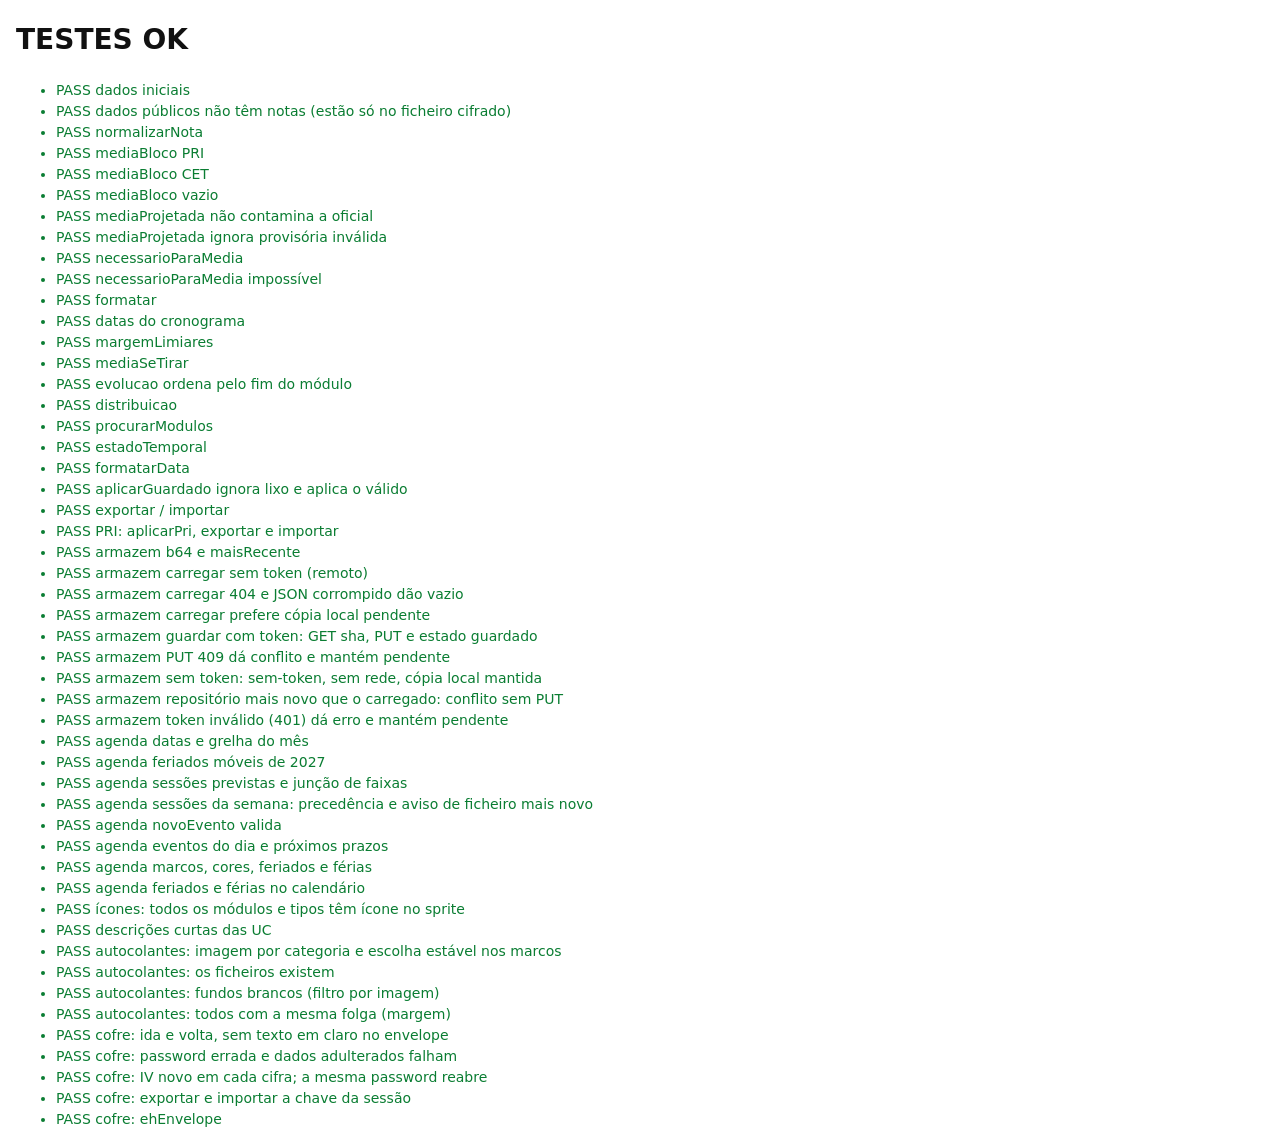
<file: test.html>
<!doctype html>
<html lang="pt">
<head>
<meta charset="utf-8">
<title>Testes</title>
<style>
  body { font: 14px/1.5 system-ui, sans-serif; margin: 16px; background: #fff; color: #111; }
  .pass { color: #0a7d32; } .fail { color: #c0182b; font-weight: 600; }
</style>
</head>
<body>
<h1 id="titulo">A correr…</h1>
<ul id="out"></ul>
<script src="js/dados-cet.js"></script>
<script src="js/notas-logic.js"></script>
<script src="js/armazem.js"></script>
<script src="js/cofre.js"></script>
<script src="js/agenda-logic.js"></script>
<script src="js/icones.js"></script>
<script>
  var falhas = 0, out = document.getElementById("out"), pendentes = [];
  function ta(nome, fn) {
    var li = document.createElement("li");
    out.appendChild(li);
    var p = Promise.resolve().then(fn).then(
      function () { li.className = "pass"; li.textContent = "PASS  " + nome; },
      function (e) { falhas++; li.className = "fail"; li.textContent = "FAIL  " + nome + " — " + e.message; }
    );
    pendentes.push(p);
  }
  function t(nome, fn) {
    var li = document.createElement("li");
    try { fn(); li.className = "pass"; li.textContent = "PASS  " + nome; }
    catch (e) { falhas++; li.className = "fail"; li.textContent = "FAIL  " + nome + " — " + e.message; }
    out.appendChild(li);
  }
  function eq(a, b, msg) { if (a !== b) throw new Error((msg || "") + " esperado " + JSON.stringify(b) + ", obtido " + JSON.stringify(a)); }
  function perto(a, b, msg) { if (Math.abs(a - b) > 0.005) throw new Error((msg || "") + " esperado ≈" + b + ", obtido " + a); }
  function copia(o) { return JSON.parse(JSON.stringify(o)); }

  // Notas INVENTADAS só para testar os cálculos (as notas reais não estão em nenhum ficheiro público).
  function fixo() {
    var d = copia(DADOS_INICIAIS);
    var gc = { UC00245: 15, UC00606: 14, UC01481: 13, UC00598: 16, UC01490: 12, UC01488: 13, UC01485: 14, UC00627: 15, UC00602: 16 };
    d.cet.forEach(function (m) { if (gc[m.codigo] !== undefined) { m.estado = "com-nota"; m.nota = gc[m.codigo]; } });
    var gp = [12, 13, 14, 15, 16, 12, 13, 14, 15, 17, 12, 13, 14, 15, 16];
    d.pri.forEach(function (m, i) { m.estado = "com-nota"; m.nota = gp[i]; });
    return d;
  }
  var FIX = fixo();

  t("dados iniciais", function () {
    var d = window.DADOS_INICIAIS;
    eq(d.pri.length, 15, "PRI");
    eq(d.cet.length, 27, "CET");
    eq(d.cet.filter(function (x) { return x.tipo === "opcional"; }).length, 5, "opcionais");
  });

  t("dados públicos não têm notas (estão só no ficheiro cifrado)", function () {
    var d = window.DADOS_INICIAIS;
    d.cet.concat(d.pri).forEach(function (m) {
      eq(m.nota, null, m.codigo + " tem nota no código público");
      eq(m.notaDecimal, null, m.codigo + " tem nota decimal no código público");
      eq(m.estado, "por-cursar", m.codigo);
    });
  });

  t("normalizarNota", function () {
    var n = Notas.normalizarNota;
    eq(n("18,5"), 19); eq(n(18.4), 18); eq(n("x"), null); eq(n(""), null);
    eq(n(21), null); eq(n(-1), null); eq(n(20), 20); eq(n(0), 0);
    eq(n(null), null); eq(n(undefined), null); eq(n(NaN), null);
  });

  t("mediaBloco PRI", function () {
    var r = Notas.mediaBloco(FIX.pri);
    perto(r.decimal, 211 / 15); eq(r.arredondada, 14); eq(r.n, 15);
  });

  t("mediaBloco CET", function () {
    var r = Notas.mediaBloco(FIX.cet);
    perto(r.decimal, 128 / 9); eq(r.arredondada, 14); eq(r.n, 9);
  });

  t("mediaBloco vazio", function () {
    eq(Notas.mediaBloco([]), null);
    var sem = copia(FIX.cet).map(function (x) { x.estado = "por-cursar"; x.nota = null; return x; });
    eq(Notas.mediaBloco(sem), null);
  });

  t("mediaProjetada não contamina a oficial", function () {
    var cet = copia(FIX.cet);
    var alvo = cet.filter(function (x) { return x.codigo === "UC00635"; })[0];
    alvo.estado = "terminado"; alvo.provisoria = 20;
    var p = Notas.mediaProjetada(cet), o = Notas.mediaBloco(cet);
    eq(p.n, 10); perto(p.decimal, 14.8);
    eq(o.n, 9); perto(o.decimal, 128 / 9);
  });

  t("mediaProjetada ignora provisória inválida", function () {
    var cet = copia(FIX.cet);
    var alvo = cet.filter(function (x) { return x.codigo === "UC00635"; })[0];
    alvo.estado = "terminado"; alvo.provisoria = 99;
    eq(Notas.mediaProjetada(cet).n, 9);
  });

  t("necessarioParaMedia", function () {
    var r15 = Notas.necessarioParaMedia(FIX.cet, 15);
    eq(r15.restantes, 18); eq(r15.possivel, true); eq(r15.notaMediaNecessaria, 15);
    var r16 = Notas.necessarioParaMedia(FIX.cet, 16);
    eq(r16.possivel, true); eq(r16.notaMediaNecessaria, 17);
    var r20 = Notas.necessarioParaMedia(FIX.cet, 20);
    eq(r20.possivel, false); eq(r20.notaMediaNecessaria, null);
    var cheio = copia(FIX.cet).map(function (x) { x.estado = "com-nota"; x.nota = 18; return x; });
    var rf = Notas.necessarioParaMedia(cheio, 19);
    eq(rf.restantes, 0); eq(rf.notaMediaNecessaria, null); eq(rf.possivel, false);
    var rf2 = Notas.necessarioParaMedia(cheio, 18);
    eq(rf2.possivel, true);
  });

  t("necessarioParaMedia impossível", function () {
    var cet = copia(DADOS_INICIAIS.cet).map(function (x) { x.estado = "por-cursar"; x.nota = null; return x; });
    for (var i = 0; i < 10; i++) { cet[i].estado = "com-nota"; cet[i].nota = 10; }
    var r = Notas.necessarioParaMedia(cet, 20); // (100 + 17*20)/27 = 16,3 < 19,5
    eq(r.possivel, false); eq(r.notaMediaNecessaria, null);
  });

  t("formatar", function () {
    eq(Notas.formatar(18.78), "18,78"); eq(Notas.formatar(20), "20,00");
    eq(Notas.formatar(null), "—");
  });

  function mod(cod) { return copia(DADOS_INICIAIS.cet).filter(function (x) { return x.codigo === cod; })[0]; }

  t("datas do cronograma", function () {
    var c = DADOS_INICIAIS.cet;
    eq(c.filter(function (m) { return !m.inicio || !m.fim; }).length, 0, "módulos sem datas");
    eq(mod("UC00631").fim, "2026-11-16"); eq(mod("UC01476").inicio, "2026-12-02");
    eq(mod("UC01487").fim, "2027-05-17");
    c.forEach(function (m) { if (m.inicio > m.fim) throw new Error(m.codigo + " início depois do fim"); });
  });

  t("margemLimiares", function () {
    var m = Notas.margemLimiares(18.78);
    eq(m.arredondada, 19); perto(m.acima, 0.28); perto(m.falta, 0.72); eq(m.seguinte, 20);
    var v = Notas.margemLimiares(20);
    eq(v.arredondada, 20); eq(v.falta, null); eq(v.seguinte, null);
    eq(Notas.margemLimiares(null), null);
  });

  t("mediaSeTirar", function () {
    var r = Notas.mediaSeTirar(FIX.cet, 19);
    perto(r.decimal, 470 / 27); eq(r.arredondada, 17);
    var r15 = Notas.mediaSeTirar(FIX.cet, 15);
    perto(r15.decimal, 398 / 27); eq(r15.arredondada, 15);
    eq(Notas.mediaSeTirar(FIX.cet, 25), null);
    eq(Notas.mediaSeTirar(FIX.cet, "x"), null);
  });

  t("evolucao ordena pelo fim do módulo", function () {
    var e = Notas.evolucao(FIX.cet);
    eq(e.length, 9); eq(e[0].codigo, "UC00245"); eq(e[0].nota, 15); perto(e[0].media, 15);
    perto(e[1].media, 15);
    perto(e[e.length - 1].media, 128 / 9);
    eq(Notas.evolucao([]).length, 0);
  });

  t("distribuicao", function () {
    var d = Notas.distribuicao(FIX.cet);
    eq(d[16], 2); eq(d[15], 2); eq(d[14], 2); eq(d[13], 2); eq(d[12], 1); eq(d[20] || 0, 0);
  });

  t("procurarModulos", function () {
    var c = DADOS_INICIAIS.cet, p = Notas.procurarModulos;
    eq(p(c, "00635")[0].codigo, "UC00635");
    eq(p(c, "uc01476")[0].codigo, "UC01476");
    eq(p(c, "redes locais")[0].codigo, "UC00631");
    eq(p(c, "CIBERSEGURANCA").length > 2, true, "sem acentos e sem maiúsculas");
    eq(p(c, "zzz").length, 0); eq(p(c, "").length, 0);
    eq(p(c, "a", 3).length <= 3, true, "limite");
  });

  t("estadoTemporal", function () {
    var m = { inicio: "2026-11-04", fim: "2026-12-02" };
    eq(Notas.estadoTemporal(m, "2026-11-18"), "a-decorrer");
    eq(Notas.estadoTemporal(m, "2026-12-03"), "terminou");
    eq(Notas.estadoTemporal(m, "2026-11-03"), "futuro");
    eq(Notas.estadoTemporal(m, "2026-11-04"), "a-decorrer");
    eq(Notas.estadoTemporal({ inicio: null, fim: null }, "2026-11-18"), null);
  });

  t("formatarData", function () {
    eq(Notas.formatarData("2026-11-16", "2026-11-18"), "16 nov");
    eq(Notas.formatarData("2027-01-18", "2026-11-18"), "18 jan 2027");
    eq(Notas.formatarData(null, "2026-11-18"), "");
  });

  t("aplicarGuardado ignora lixo e aplica o válido", function () {
    var base = copia(DADOS_INICIAIS.cet);
    var r = Notas.aplicarGuardado(base, [
      { codigo: "UC00635", estado: "com-nota", nota: "20", notaDecimal: 19.5 },
      { codigo: "UC01476", estado: "xx", nota: 5 },
      { codigo: "UC00631", estado: "com-nota", nota: "abc" },
      { codigo: "UC00599", estado: "terminado", provisoria: 19 },
      { codigo: "NAOEXISTE", estado: "com-nota", nota: 10 },
      null, 7,
    ]);
    var g = function (c) { return r.filter(function (x) { return x.codigo === c; })[0]; };
    eq(g("UC00635").estado, "com-nota"); eq(g("UC00635").nota, 20); eq(g("UC00635").notaDecimal, 19.5);
    eq(g("UC01476").estado, "por-cursar"); eq(g("UC00631").estado, "por-cursar");
    eq(g("UC00599").estado, "terminado"); eq(g("UC00599").provisoria, 19);
    eq(r.length, 27);
    eq(Notas.aplicarGuardado(base, "não é lista").length, 27);
  });

  t("exportar / importar", function () {
    var cet = copia(DADOS_INICIAIS.cet);
    var m = cet.filter(function (x) { return x.codigo === "UC00635"; })[0];
    m.estado = "com-nota"; m.nota = 20; m.notaDecimal = null;
    var txt = Notas.exportar({ cet: cet, alvo: 20 });
    var imp = Notas.importar(txt, copia(DADOS_INICIAIS.cet));
    eq(imp.alvo, 20);
    eq(imp.cet.filter(function (x) { return x.codigo === "UC00635"; })[0].nota, 20);
    eq(Notas.mediaBloco(imp.cet).n, 1);
    eq(Notas.importar("isto não é json", copia(DADOS_INICIAIS.cet)), null);
    eq(Notas.importar('{"versao":99,"cet":[]}', copia(DADOS_INICIAIS.cet)), null);
    eq(Notas.importar('{"versao":1}', copia(DADOS_INICIAIS.cet)), null);
    eq(Notas.importar('{"versao":1,"cet":[],"alvo":7}', copia(DADOS_INICIAIS.cet)).alvo, 19);
  });

  t("PRI: aplicarPri, exportar e importar", function () {
    var base = copia(DADOS_INICIAIS.pri);
    var r = Notas.aplicarPri(base, [{ codigo: "6190", nota: "19", notaDecimal: 19.1 }, { codigo: "6192", nota: "abc" }, { codigo: "XX", nota: 10 }, null, 7]);
    var g = function (c) { return r.filter(function (x) { return x.codigo === c; })[0]; };
    eq(g("6190").estado, "com-nota"); eq(g("6190").nota, 19); eq(g("6190").notaDecimal, 19.1);
    eq(g("6192").estado, "por-cursar"); eq(r.length, 15);
    eq(Notas.aplicarPri(base, "lixo").length, 15);
    var txt = Notas.exportar({ cet: copia(FIX.cet), alvo: 19, pri: FIX.pri });
    var bruto = JSON.parse(txt);
    eq(bruto.pri.length, 15); eq(Object.keys(bruto.pri[0]).sort().join(), "codigo,nota,notaDecimal");
    var imp = Notas.importar(txt, copia(DADOS_INICIAIS.cet), copia(DADOS_INICIAIS.pri));
    eq(Notas.mediaBloco(imp.pri).n, 15); eq(Notas.mediaBloco(imp.cet).n, 9);
    eq(Notas.importar(txt, copia(DADOS_INICIAIS.cet)).pri.length, 0, "sem base de PRI não aplica");
  });

  // ---- Armazem ----
  function fakeStorage(init) {
    var m = {}; for (var k in (init || {})) m[k] = init[k];
    return { getItem: function (k) { return k in m ? m[k] : null; }, setItem: function (k, v) { m[k] = String(v); }, removeItem: function (k) { delete m[k]; }, _m: m };
  }
  function resp(status, body) {
    return { ok: status >= 200 && status < 300, status: status, json: function () { return typeof body === "string" ? Promise.reject(new Error("json inválido")) : Promise.resolve(body); }, text: function () { return Promise.resolve(typeof body === "string" ? body : JSON.stringify(body)); } };
  }
  function mk(rotas, storageInit) {
    var calls = [];
    var st = fakeStorage(storageInit);
    var a = Armazem.criar({ repo: "u/r", branch: "main", storage: st, atraso: 0, agora: function () { return "2026-11-18T12:00:00.000Z"; },
      fetch: function (url, opts) { calls.push({ url: url, opts: opts || {} }); return Promise.resolve(rotas(url, opts || {})); } });
    return { a: a, calls: calls, st: st };
  }
  function estados(a) { var e = []; a.aoMudarEstado(function (x) { e.push(x); }); return e; }

  t("armazem b64 e maisRecente", function () {
    eq(Armazem.desb64(Armazem.b64('ação € "x"')), 'ação € "x"');
    eq(Armazem.maisRecente({ atualizadoEm: "2026-01-02" }, { atualizadoEm: "2026-01-01" }).atualizadoEm, "2026-01-02");
    eq(Armazem.maisRecente(null, { atualizadoEm: "x" }).atualizadoEm, "x");
    eq(Armazem.maisRecente(null, null), null);
  });

  ta("armazem carregar sem token (remoto)", function () {
    var m = mk(function () { return resp(200, { atualizadoEm: "2026-11-18T10:00:00Z", alvo: 19 }); });
    return m.a.carregar("notas", { vazio: true }).then(function (r) {
      eq(r.origem, "remoto"); eq(r.dados.alvo, 19); eq(r.pendente, false);
      eq(m.calls[0].url.indexOf("data/notas.json?v="), 0, "url relativa com cache-bust");
    });
  });
  ta("armazem carregar 404 e JSON corrompido dão vazio", function () {
    var m1 = mk(function () { return resp(404, {}); });
    var m2 = mk(function () { return resp(200, "isto não é json"); });
    return Promise.all([m1.a.carregar("x", { v: 1 }), m2.a.carregar("x", { v: 2 })]).then(function (r) {
      eq(r[0].origem, "vazio"); eq(r[0].dados.v, 1); eq(r[1].origem, "vazio"); eq(r[1].dados.v, 2);
    });
  });
  ta("armazem carregar prefere cópia local pendente", function () {
    var local = { dados: { atualizadoEm: "2026-11-18T11:00:00Z", alvo: 20 }, pendente: true };
    var m = mk(function () { return resp(200, { atualizadoEm: "2026-11-18T10:00:00Z", alvo: 19 }); }, { "acad:notas": JSON.stringify(local) });
    return m.a.carregar("notas", {}).then(function (r) { eq(r.origem, "local"); eq(r.dados.alvo, 20); eq(r.pendente, true); });
  });
  ta("armazem guardar com token: GET sha, PUT e estado guardado", function () {
    var m = mk(function (url, o) {
      if (o.method === "PUT") return resp(200, { content: { sha: "def" } });
      return resp(200, { sha: "abc", content: Armazem.b64(JSON.stringify({ atualizadoEm: "2026-01-01T00:00:00Z" })) });
    }, { "acad-token": "tok123" });
    var e = estados(m.a);
    return m.a.guardar("notas", { alvo: 19 }).then(function () {
      var put = m.calls.filter(function (c) { return c.opts.method === "PUT"; })[0];
      eq(!!put, true, "houve PUT"); eq(put.url.indexOf("https://api.github.com/repos/u/r/contents/data/notas.json"), 0);
      var corpo = JSON.parse(put.opts.body);
      eq(corpo.sha, "abc"); eq(corpo.branch, "main"); eq(typeof corpo.message, "string");
      eq(JSON.parse(Armazem.desb64(corpo.content)).alvo, 19);
      eq(JSON.parse(Armazem.desb64(corpo.content)).atualizadoEm, "2026-11-18T12:00:00.000Z");
      eq(put.opts.headers.Authorization, "Bearer tok123");
      eq(e[e.length - 1], "guardado");
      eq(JSON.parse(m.st.getItem("acad:notas")).pendente, false);
    });
  });
  ta("armazem PUT 409 dá conflito e mantém pendente", function () {
    var m = mk(function (url, o) { return o.method === "PUT" ? resp(409, {}) : resp(200, { sha: "abc", content: Armazem.b64("{}") }); }, { "acad-token": "t" });
    var e = estados(m.a);
    return m.a.guardar("notas", { alvo: 19 }).then(function () {
      eq(e[e.length - 1], "conflito"); eq(JSON.parse(m.st.getItem("acad:notas")).pendente, true);
    });
  });
  ta("armazem sem token: sem-token, sem rede, cópia local mantida", function () {
    var m = mk(function () { throw new Error("não devia chamar a rede"); });
    var e = estados(m.a);
    return m.a.guardar("notas", { alvo: 18 }).then(function () {
      eq(e[e.length - 1], "sem-token"); eq(m.calls.length, 0);
      var l = JSON.parse(m.st.getItem("acad:notas")); eq(l.pendente, true); eq(l.dados.alvo, 18);
    });
  });
  ta("armazem repositório mais novo que o carregado: conflito sem PUT", function () {
    var versao = "2026-11-18T10:00:00Z";
    var m = mk(function (url, o) {
      if (o.method === "PUT") return resp(200, { content: { sha: "z" } });
      return resp(200, { sha: "s1", content: Armazem.b64(JSON.stringify({ atualizadoEm: versao })) });
    }, { "acad-token": "t" });
    var e = estados(m.a);
    return m.a.carregar("notas", {}).then(function () {
      versao = "2026-11-18T11:30:00Z"; // alguém gravou noutro dispositivo
      return m.a.guardar("notas", { alvo: 19 });
    }).then(function () {
      eq(e[e.length - 1], "conflito");
      eq(m.calls.filter(function (c) { return c.opts.method === "PUT"; }).length, 0);
    });
  });
  ta("armazem token inválido (401) dá erro e mantém pendente", function () {
    var m = mk(function () { return resp(401, {}); }, { "acad-token": "mau" });
    var e = estados(m.a);
    return m.a.guardar("notas", { alvo: 19 }).then(function () {
      eq(e[e.length - 1], "erro"); eq(JSON.parse(m.st.getItem("acad:notas")).pendente, true);
    });
  });

  // ---- Agenda ----
  var CAL = null;
  function carregarCal() { return CAL ? Promise.resolve(CAL) : fetch("data/calendario.json").then(function (r) { return r.json(); }).then(function (j) { CAL = j; return j; }); }

  t("agenda datas e grelha do mês", function () {
    eq(Agenda.segundaDaSemana("2026-11-22"), "2026-11-16"); eq(Agenda.segundaDaSemana("2026-11-16"), "2026-11-16");
    eq(Agenda.somarDias("2026-12-31", 1), "2027-01-01"); eq(Agenda.somarDias("2027-03-01", -1), "2027-02-28");
    var nov = Agenda.gradeMes(2026, 11);
    eq(nov.length, 6); eq(nov[0][0], "2026-10-26"); eq(nov[5][6], "2026-12-06");
    var dez = Agenda.gradeMes(2026, 12);
    eq(dez.length, 5); eq(dez[0][0], "2026-11-30"); eq(dez[4][6], "2027-01-03");
    nov.forEach(function (s) { eq(s.length, 7); });
  });

  t("agenda feriados móveis de 2027", function () {
    var f = Agenda.feriadosDoAno(2027), por = {};
    f.forEach(function (x) { por[x.nome] = x.data; });
    eq(por["Páscoa"], "2027-03-28"); eq(por["Sexta-Feira Santa"], "2027-03-26");
    eq(por["Carnaval"], "2027-02-09"); eq(por["Corpo de Deus"], "2027-05-27");
    eq(por["Natal"], "2027-12-25"); eq(por["Feriado Municipal de Matosinhos"], "2027-05-26");
    eq(Agenda.feriadosDoAno(2026).filter(function (x) { return x.nome === "Páscoa"; })[0].data, "2026-04-05");
  });

  ta("agenda sessões previstas e junção de faixas", function () {
    return carregarCal().then(function (c) {
      var seg = Agenda.sessoesPrevistas(c.aulas, c.faixas, "2026-11-16");
      eq(seg.length, 3);
      eq(seg[0].inicio + "-" + seg[0].fim + " " + seg[0].uc, "19:10-21:10 UC00631");
      eq(seg[1].inicio + "-" + seg[1].fim + " " + seg[1].uc, "21:25-22:25 UC00631");
      eq(seg[2].inicio + "-" + seg[2].fim + " " + seg[2].uc, "22:25-23:25 UC01478");
      eq(seg[0].previsto, true);
      var qua = Agenda.sessoesPrevistas(c.aulas, c.faixas, "2026-11-18");
      eq(qua.length, 2); eq(qua[1].inicio + "-" + qua[1].fim, "21:25-23:25");
      var h = Agenda.sessoesPrevistas(c.aulas, c.faixas, "2027-04-16");
      eq(h.length, 2); eq(h[1].inicio + "-" + h[1].fim, "21:25-22:25");
      eq(Agenda.sessoesPrevistas(c.aulas, c.faixas, "2026-08-12").length, 0, "férias");
    });
  });

  ta("agenda sessões da semana: precedência e aviso de ficheiro mais novo", function () {
    return carregarCal().then(function (c) {
      var sess = function (u) { return [{ id: "a", data: "2026-11-16", inicio: "19:10", fim: "21:10", uc: u, local: "", formador: "" }]; };
      var horario = { semanas: { "2026-11-16": { atualizadoEm: "2026-11-18", sessoes: sess("UC00631") } } };
      var edits = { "2026-11-16": { baseAtualizadoEm: "2026-11-10", sessoes: sess("UC09999") } };
      var base = { horario: horario, edits: {}, aulas: c.aulas, faixas: c.faixas };
      var r1 = Agenda.sessoesDaSemana("2026-11-16", base); eq(r1.origem, "horario"); eq(r1.sessoes[0].uc, "UC00631");
      var r2 = Agenda.sessoesDaSemana("2026-11-16", { horario: horario, edits: edits, aulas: c.aulas, faixas: c.faixas });
      eq(r2.origem, "edicao"); eq(r2.sessoes[0].uc, "UC09999"); eq(r2.ficheiroMaisNovo, true);
      edits["2026-11-16"].baseAtualizadoEm = "2026-11-18";
      eq(Agenda.sessoesDaSemana("2026-11-16", { horario: horario, edits: edits, aulas: c.aulas, faixas: c.faixas }).ficheiroMaisNovo, false);
      var r3 = Agenda.sessoesDaSemana("2026-11-23", { horario: horario, edits: {}, aulas: c.aulas, faixas: c.faixas });
      eq(r3.origem, "previsto"); eq(r3.sessoes.length > 0, true);
      var r4 = Agenda.sessoesDaSemana("2026-08-10", { horario: horario, edits: {}, aulas: c.aulas, faixas: c.faixas });
      eq(r4.origem, "vazio"); eq(r4.sessoes.length, 0);
      eq(Agenda.sessoesDaSemana("2026-11-23", { horario: null, edits: null, aulas: {}, faixas: c.faixas }).origem, "vazio");
    });
  });

  t("agenda novoEvento valida", function () {
    var ok = Agenda.novoEvento({ tipo: "teste", titulo: "  Teste de redes ", uc: "UC00631", data: "2026-12-10", hora: "19:30", notas: "" });
    eq(ok.titulo, "Teste de redes"); eq(ok.feito, false); eq(ok.nota, null); eq(typeof ok.id, "string");
    eq(Agenda.novoEvento({ tipo: "teste", titulo: "   ", data: "2026-12-10" }), null);
    eq(Agenda.novoEvento({ tipo: "teste", titulo: "x", data: "2026-02-30" }), null);
    eq(Agenda.novoEvento({ tipo: "teste", titulo: "x", data: "2026-12-10", hora: "25:61" }), null);
    eq(Agenda.novoEvento({ tipo: "xpto", titulo: "x", data: "2026-12-10" }).tipo, "outro");
    eq(Agenda.novoEvento({ tipo: "teste", titulo: "x", data: "2026-12-10" }).hora, "");
    eq(Agenda.novoEvento({ tipo: "teste", titulo: "a", data: "2026-12-10" }).id === Agenda.novoEvento({ tipo: "teste", titulo: "a", data: "2026-12-10" }).id, false, "ids únicos");
  });

  t("agenda eventos do dia e próximos prazos", function () {
    var ev = [
      { id: "1", titulo: "B", data: "2026-12-10", hora: "20:00", feito: false },
      { id: "2", titulo: "A", data: "2026-12-10", hora: "", feito: false },
      { id: "3", titulo: "C", data: "2026-12-12", hora: "", feito: true },
      { id: "4", titulo: "D", data: "2026-12-30", hora: "", feito: false },
      { id: "5", titulo: "E", data: "2026-12-01", hora: "", feito: false },
    ];
    eq(Agenda.eventosDoDia(ev, "2026-12-10").map(function (e) { return e.id; }).join(), "2,1", "sem hora primeiro");
    eq(Agenda.proximosPrazos(ev, "2026-12-05", 14).map(function (e) { return e.id; }).join(), "2,1", "ignora feitos, passados e fora da janela; ordena por data e hora");
    eq(Agenda.proximosPrazos(ev, "2026-12-10", 0).map(function (e) { return e.id; }).join(), "2,1");
  });

  t("agenda marcos, cores, feriados e férias", function () {
    var m = DADOS_INICIAIS.cet;
    eq(JSON.stringify(Agenda.marcosDoDia(m, "2026-11-04")), JSON.stringify([{ uc: "UC00616", tipo: "inicio" }]));
    var d = Agenda.marcosDoDia(m, "2026-12-02").map(function (x) { return x.uc + ":" + x.tipo; }).sort();
    eq(d.join(), "UC00616:fim,UC01476:inicio");
    eq(Agenda.marcosDoDia(m, "2026-11-18").length, 0);
    var c0 = Agenda.corDoModulo(m[0].codigo, m), c1 = Agenda.corDoModulo(m[1].codigo, m);
    eq(c0 >= 0 && c0 <= 9, true); eq(c0 !== c1, true); eq(Agenda.corDoModulo(m[0].codigo, m), c0); eq(Agenda.corDoModulo("XX", m), 0);
  });
  ta("agenda feriados e férias no calendário", function () {
    return carregarCal().then(function (c) {
      eq(Agenda.feriadoDoDia(c, "2026-12-25").nome, "Natal");
      eq(Agenda.feriadoDoDia(c, "2027-03-26").nome, "Sexta-Feira Santa", "2027 calculado");
      eq(Agenda.feriadoDoDia(c, "2026-11-18"), null);
      eq(Agenda.feriasDoDia(c, "2026-08-12").nome, "Férias das turmas");
      eq(Agenda.feriasDoDia(c, "2026-11-18"), null);
      eq(c.fpct.inicio, "2027-05-19");
    });
  });

  t("ícones: todos os módulos e tipos têm ícone no sprite", function () {
    DADOS_INICIAIS.cet.forEach(function (m) {
      var n = Icones.porModulo[m.codigo];
      eq(typeof n, "string", m.codigo + " sem ícone");
      eq(Icones.sprite.indexOf('id="i-' + n + '"') >= 0, true, m.codigo + " ícone " + n + " não existe no sprite");
    });
    Agenda.TIPOS.forEach(function (tp) { eq(Icones.sprite.indexOf('id="i-' + Icones.porTipo[tp] + '"') >= 0, true, "tipo " + tp); });
    ["feriado", "ferias", "fpct"].forEach(function (k) { eq(Icones.sprite.indexOf('id="i-' + Icones.especiais[k] + '"') >= 0, true, k); });
    eq(Icones.svg("shield", "x").indexOf('href="#i-shield"') > 0, true);
    eq(Icones.svg("nao-existe").indexOf("i-pin") > 0, true, "recorre a pin");
  });

  t("descrições curtas das UC", function () {
    DADOS_INICIAIS.cet.forEach(function (m) {
      eq(typeof m.curto, "string", m.codigo + " sem descrição curta");
      eq(m.curto.length > 3 && m.curto.length <= 26, true, m.codigo + " descrição com " + m.curto.length + " caracteres: " + m.curto);
    });
  });

  t("autocolantes: imagem por categoria e escolha estável nos marcos", function () {
    eq(Icones.imagens.marcos.length, 4);
    var usados = {};
    DADOS_INICIAIS.cet.forEach(function (m) {
      ["inicio", "fim"].forEach(function (tp) {
        var a = Icones.imagemMarco(m.codigo, tp);
        eq(Icones.imagens.marcos.indexOf(a) >= 0, true, "fora da lista");
        eq(Icones.imagemMarco(m.codigo, tp), a, "não estável");
        usados[a.src] = 1;
      });
    });
    eq(Object.keys(usados).length, 4, "as 4 imagens devem aparecer");
    eq(Icones.figura(Icones.imagens.evento).indexOf("trabalho-gato-lapis.jpg") > 0, true);
    ["feriado", "ferias", "evento"].forEach(function (k) { eq(typeof Icones.imagens[k].src, "string", k); eq(Icones.imagens[k].s > 0 && Icones.imagens[k].w > 0, true, k + " recorte"); });
  });
  ta("autocolantes: os ficheiros existem", function () {
    var todos = [Icones.imagens.feriado, Icones.imagens.ferias, Icones.imagens.evento].concat(Icones.imagens.marcos);
    return Promise.all(todos.map(function (u) { return fetch(u.src).then(function (r) { eq(r.ok, true, u.src + " não encontrado"); }); }));
  });

  t("autocolantes: fundos brancos (filtro por imagem)", function () {
    var todas = [Icones.imagens.feriado, Icones.imagens.ferias, Icones.imagens.evento].concat(Icones.imagens.marcos);
    todas.forEach(function (it) { eq(Icones.figura(it).indexOf("filter:") > 0, true, it.src + " sem filtro de fundo"); });
    var dino = Icones.imagens.marcos.filter(function (m) { return m.src.indexOf("dino") > 0; })[0];
    eq(Icones.figura(dino).indexOf("contrast(") > 0, true, "o dino precisa de contraste para ficar sem fundo cinzento");
    eq(Icones.figura(Icones.imagens.evento).indexOf("contrast(") > 0, false, "as outras só clareiam");
  });

  t("autocolantes: todos com a mesma folga (margem)", function () {
    eq(Icones.margem > 1, true, "margem definida");
    var todas = [Icones.imagens.feriado, Icones.imagens.ferias, Icones.imagens.evento].concat(Icones.imagens.marcos);
    todas.forEach(function (it) {
      var w = (it.w / (it.s * Icones.margem) * 100).toFixed(2);
      eq(Icones.figura(it).indexOf("width:" + w + "%") > 0, true, it.src + " fora da margem comum");
    });
  });

  // ---- Cofre (cifra das notas) ----
  var IT = 1000; // poucas iterações só nos testes (rápido); em produção são 250000
  ta("cofre: ida e volta, sem texto em claro no envelope", function () {
    var obj = { alvo: 19, segredo: "valor-secreto-123", acentos: "ação €" };
    return Cofre.novo("frase longa de teste", IT).then(function (se) {
      return Cofre.cifrar(obj, se).then(function (env) {
        eq(env.cifrado, true); eq(env.versao, 2); eq(env.it, IT); eq(Cofre.ehEnvelope(env), true);
        eq(JSON.stringify(env).indexOf("valor-secreto-123"), -1, "texto em claro no envelope");
        return Cofre.decifrar(env, se).then(function (o) { eq(JSON.stringify(o), JSON.stringify(obj)); });
      });
    });
  });
  ta("cofre: password errada e dados adulterados falham", function () {
    return Cofre.novo("password certa", IT).then(function (se) {
      return Cofre.cifrar({ a: 1 }, se).then(function (env) {
        return Cofre.derivar("password errada", env.salt, env.it).then(function (errada) {
          return Cofre.decifrar(env, errada).then(function () { throw new Error("abriu com a password errada"); }, function () {});
        }).then(function () {
          var adulterado = JSON.parse(JSON.stringify(env));
          var c = adulterado.ct; adulterado.ct = (c[0] === "A" ? "B" : "A") + c.slice(1);
          return Cofre.decifrar(adulterado, se).then(function () { throw new Error("abriu dados adulterados"); }, function () {});
        });
      });
    });
  });
  ta("cofre: IV novo em cada cifra; a mesma password reabre", function () {
    return Cofre.novo("outra frase", IT).then(function (se) {
      return Promise.all([Cofre.cifrar({ x: 1 }, se), Cofre.cifrar({ x: 1 }, se)]).then(function (e) {
        eq(e[0].iv !== e[1].iv, true, "IV repetido"); eq(e[0].ct !== e[1].ct, true, "cifra repetida");
        return Cofre.derivar("outra frase", e[0].salt, e[0].it).then(function (se2) { return Cofre.decifrar(e[0], se2); }).then(function (o) { eq(o.x, 1); });
      });
    });
  });
  ta("cofre: exportar e importar a chave da sessão", function () {
    return Cofre.novo("sessão", IT).then(function (se) {
      return Cofre.cifrar({ y: 2 }, se).then(function (env) {
        return Cofre.exportar(se).then(Cofre.importar).then(function (se2) { return Cofre.decifrar(env, se2); }).then(function (o) { eq(o.y, 2); });
      });
    });
  });
  t("cofre: ehEnvelope", function () {
    eq(Cofre.ehEnvelope({ versao: 2, cifrado: true, salt: "a", iv: "b", ct: "c", it: 1 }), true);
    eq(Cofre.ehEnvelope({ versao: 1, cet: [] }), false); eq(Cofre.ehEnvelope(null), false); eq(Cofre.ehEnvelope({ cifrado: true }), false);
  });

  function concluir() {
    document.getElementById("titulo").textContent = falhas ? "TESTES FALHARAM" : "TESTES OK";
    document.title = document.getElementById("titulo").textContent;
  }
  Promise.all(pendentes).then(concluir);
</script>
</body>
</html>
</file>
<file: css/base.css>
:root {
    --fonte: Georgia, "Times New Roman", Times, serif;
    --serif: var(--fonte);
    --sans: var(--fonte);
    color-scheme: light;
    --bg: #fafaf9; --card: #ffffff; --line: #e7e5e4; --text: #1c1917; --muted: #78716c;
    --accent: #0f766e; --accent-soft: #f0fdfa; --soft: #f5f5f4; --warn: #b45309; --warnbg: #fffbeb; --warnline: #fde68a;
  }
    * { box-sizing: border-box; }
  html { -webkit-text-size-adjust: 100%; }
  body { margin: 0; background: var(--bg); color: var(--text); font: 16px/1.5 var(--serif); font-variant-numeric: tabular-nums; }
  .wrap { max-width: 1000px; margin: 0 auto; padding: 32px 16px 80px; }
  h1 { font-size: 1.5rem; font-weight: 650; margin: 0; letter-spacing: -.01em; }
  h2 { font-size: 1rem; font-weight: 650; margin: 40px 0 12px; display: flex; align-items: baseline; gap: 8px; }
  h2 .count { font-size: .85rem; color: var(--muted); font-weight: 400; }
  .sub { color: var(--muted); margin: 4px 0 20px; font-size: .9rem; }

  /* lançamento rápido */
  .rapido { display: grid; grid-template-columns: 1fr 110px auto; gap: 8px; margin-bottom: 20px; }
  .combo { position: relative; min-width: 0; }
  .sug { position: absolute; z-index: 5; left: 0; right: 0; top: calc(100% + 4px); margin: 0; padding: 4px; list-style: none; background: var(--card); border: 1px solid var(--line); border-radius: 10px; box-shadow: 0 8px 24px rgba(0,0,0,.12); }
  .sug button { width: 100%; text-align: left; border: 0; background: transparent; padding: 8px 10px; display: flex; gap: 10px; align-items: baseline; }
  .sug button:hover, .sug button:focus { background: var(--soft); }
  .sug .cod { flex: none; }
  .sug .nome { font-weight: 500; flex: 1; min-width: 0; }
  .sug .st { flex: none; font-size: .78rem; color: var(--muted); }
  @media (max-width: 520px) { .rapido { grid-template-columns: 1fr 90px; } .rapido button { grid-column: 1 / -1; } }

  .hero { display: grid; gap: 16px; grid-template-columns: 1fr; }
  @media (min-width: 800px) { .hero { grid-template-columns: 1.3fr 1fr; } }
  .panel { background: var(--card); border: 1px solid var(--line); border-radius: 12px; padding: 20px; }
  .panel.main { align-self: start; }
  .label { color: var(--muted); font-size: .78rem; text-transform: uppercase; letter-spacing: .06em; }
  .big { display: flex; align-items: baseline; gap: 14px; flex-wrap: wrap; margin: 6px 0 4px; }
  .big .rnd { font-size: 4rem; font-weight: 750; line-height: 1; color: var(--accent); letter-spacing: -.02em; }
  .big .dec { font-size: 1.5rem; font-weight: 600; color: var(--muted); }
  .big.small .rnd { font-size: 2.2rem; }
  .big.small .dec { font-size: 1.1rem; }
  .msg { color: var(--muted); margin: 4px 0 14px; font-size: .92rem; }
  .bar { height: 6px; background: var(--soft); border-radius: 99px; overflow: hidden; }
  .bar > i { display: block; height: 100%; background: var(--accent); border-radius: 99px; transition: width .5s ease; }
  .barlab { display: flex; justify-content: space-between; font-size: .82rem; color: var(--muted); margin-top: 8px; }
  .next { font-size: .85rem; color: var(--muted); margin: 14px 0 0; }
  .next b { color: var(--text); font-weight: 600; }
  .stack { display: grid; gap: 16px; }
  .pill { display: inline-block; font-size: .72rem; padding: 1px 8px; border-radius: 99px; background: var(--soft); color: var(--muted); text-transform: none; letter-spacing: 0; margin-left: 6px; }
  .pill.warn { background: var(--warnbg); color: var(--warn); }
  .alvos { display: flex; gap: 8px; margin: 10px 0; }
  .alvos button { flex: 1; }
  button { font: inherit; font-size: .9rem; color: var(--text); background: var(--card); border: 1px solid var(--line); border-radius: 8px; padding: 8px 12px; cursor: pointer; min-height: 40px; }
  button:hover { border-color: #a8a29e; }
  button:focus-visible, input:focus-visible, summary:focus-visible { outline: 2px solid var(--accent); outline-offset: 2px; }
  button.on, button.primary { background: var(--text); color: var(--bg); border-color: var(--text); }
  button.ghost { border-color: transparent; color: var(--muted); }
  button.ghost:hover { color: var(--text); }
  input[type=text], input:not([type]) { font: inherit; font-size: .9rem; color: var(--text); background: var(--card); border: 1px solid var(--line); border-radius: 8px; padding: 8px 10px; min-height: 40px; width: 100%; min-width: 0; }
  input[type=range] { width: 100%; accent-color: var(--accent); }
  .sim-res { margin: 6px 0 0; }
  .sim-res b, .hip b { color: var(--accent); }
  .sim-res b { font-size: 1.25rem; }
  .hip { margin-top: 16px; padding-top: 14px; border-top: 1px solid var(--line); font-size: .92rem; }
  .hip label { display: block; margin-bottom: 4px; }
  .hip .res { margin-top: 4px; }

  /* gráficos */
  .graf { display: grid; gap: 16px; grid-template-columns: 1fr; margin-top: 16px; }
  @media (min-width: 800px) { .graf { grid-template-columns: 1.3fr 1fr; } }
  svg.ev { width: 100%; height: auto; display: block; margin-top: 8px; overflow: visible; }
  svg.ev .grid { stroke: var(--line); stroke-width: 1; }
  svg.ev .linha { fill: none; stroke: var(--accent); stroke-width: 2; stroke-linejoin: round; stroke-linecap: round; }
  svg.ev .pt { fill: var(--accent); }
  svg.ev text { fill: var(--muted); font-size: 9px; font-family: inherit; }
  .drow { display: grid; grid-template-columns: 24px 1fr 20px; gap: 8px; align-items: center; font-size: .85rem; margin-top: 6px; }
  .drow i { display: block; height: 8px; background: var(--accent); border-radius: 4px; min-width: 2px; }
  .drow i.z { background: var(--soft); }
  .drow span:last-child { text-align: right; color: var(--muted); }

  /* alerta */
  .aviso { background: var(--warnbg); border: 1px solid var(--warnline); border-radius: 12px; padding: 12px 16px; margin-top: 32px; font-size: .92rem; display: flex; gap: 12px; align-items: center; justify-content: space-between; flex-wrap: wrap; }
  .aviso + h2 { margin-top: 20px; }

  .grid { display: grid; gap: 12px; grid-template-columns: repeat(auto-fill, minmax(280px, 1fr)); }
  .card { background: var(--card); border: 1px solid var(--line); border-radius: 12px; padding: 14px; display: flex; flex-direction: column; gap: 8px; }
  .card.terminado { background: var(--warnbg); border-color: var(--warnline); }
  .card.pop, .item.pop { animation: pop .5s ease; }
  @keyframes pop { 0% { box-shadow: 0 0 0 0 rgba(15,118,110,.45); } 100% { box-shadow: 0 0 0 14px rgba(15,118,110,0); } }
  .cod { font: 700 .75rem var(--fonte); letter-spacing: .04em; color: var(--muted); }
  .nome { font-weight: 600; line-height: 1.3; }
  .tags { display: flex; gap: 6px; flex-wrap: wrap; }
  .tag { font-size: .75rem; padding: 1px 8px; border-radius: 99px; background: var(--soft); color: var(--muted); white-space: nowrap; }
  .tag.on { background: var(--accent-soft); color: var(--accent); }
  .tag.warn { background: var(--warnbg); color: var(--warn); border: 1px solid var(--warnline); }
  .nota { display: flex; align-items: baseline; gap: 6px; }
  .nota b { font-size: 1.5rem; line-height: 1; }
  .nota small { color: var(--muted); }
  .g20, .g19 { color: var(--accent); } .g18, .g17, .gx { color: var(--text); }
  form.f { display: flex; gap: 8px; }
  form.f button { white-space: nowrap; }
  .row { display: flex; gap: 8px; align-items: center; flex-wrap: wrap; }
  .row label { font-size: .8rem; color: var(--muted); }

  /* listas compactas */
  .lista { background: var(--card); border: 1px solid var(--line); border-radius: 12px; overflow: hidden; }
  .item { border-top: 1px solid var(--line); padding: 10px 14px; }
  .item:first-child { border-top: 0; }
  .item-top { display: flex; gap: 12px; align-items: center; justify-content: space-between; }
  .item-main { min-width: 0; flex: 1; }
  .item-main .nome { font-weight: 500; display: block; }
  .item-main .tags { margin-top: 4px; }
  .item-side { display: flex; gap: 8px; align-items: center; flex: none; }
  .item-edit { margin-top: 10px; padding-top: 10px; border-top: 1px dashed var(--line); display: grid; gap: 8px; }
  .item-edit form.f input { max-width: 220px; }
  .item.aberto { background: var(--soft); }
  @media (max-width: 560px) { .item-top { flex-wrap: wrap; } .item-side { width: 100%; justify-content: space-between; } .item-edit form.f { flex-direction: column; } .item-edit form.f input { max-width: none; } }
  .vazio { color: var(--muted); border: 1px dashed var(--line); border-radius: 12px; padding: 16px; font-size: .92rem; }
  details { margin-top: 12px; }
  summary { cursor: pointer; color: var(--muted); font-size: .9rem; }
  table { width: 100%; border-collapse: collapse; font-size: .85rem; margin-top: 8px; }
  td, th { text-align: left; padding: 6px; border-bottom: 1px solid var(--line); }
  td.n { text-align: right; white-space: nowrap; }
  .fpct { border-style: dashed; background: transparent; }
  .badges { display: flex; flex-wrap: wrap; gap: 8px; margin-top: 8px; }
  .badge { font-size: .8rem; padding: 4px 12px; border-radius: 99px; border: 1px solid var(--line); color: var(--muted); }
  .badge.on { border-color: var(--accent); color: var(--accent); background: var(--accent-soft); font-weight: 600; }
  footer { margin-top: 40px; color: var(--muted); font-size: .8rem; display: flex; gap: 10px; align-items: center; flex-wrap: wrap; }
  footer button { padding: 4px 10px; min-height: 32px; font-size: .8rem; color: var(--muted); }
  footer .nota-rodape { flex-basis: 100%; }

  #mini { position: fixed; top: 48px; left: 0; right: 0; z-index: 8; background: var(--card); border-bottom: 1px solid var(--line); padding: 8px 16px; display: flex; gap: 12px; align-items: baseline; justify-content: center; font-size: .92rem; }
  #mini[hidden] { display: none; }
  #mini strong { color: var(--accent); font-size: 1.25rem; }
  #mini span { color: var(--muted); }
  #toast { position: fixed; left: 50%; bottom: 20px; transform: translate(-50%, 140%); background: var(--text); color: var(--bg); padding: 10px 16px; border-radius: 10px; max-width: 92vw; font-size: .9rem; transition: transform .25s ease, opacity .25s ease, visibility .25s; opacity: 0; visibility: hidden; z-index: 10; display: flex; gap: 12px; align-items: center; }
  #toast.show { transform: translate(-50%, 0); opacity: 1; visibility: visible; }
  #toast button { background: transparent; color: inherit; border: 1px solid currentColor; min-height: 30px; padding: 2px 10px; font-size: .85rem; }
  @media (prefers-reduced-motion: reduce) { .card.pop, .item.pop, .bar > i, #toast { animation: none; transition: none; } }
  @media (max-width: 420px) { .big .rnd { font-size: 3.4rem; } form.f { flex-direction: column; } }

/* topo comum */
.topo { position: sticky; top: 0; z-index: 7; background: var(--bg); border-bottom: 1px solid var(--line); padding: 8px 16px; display: flex; gap: 16px; align-items: center; justify-content: space-between; flex-wrap: wrap; }
.topo nav { display: flex; gap: 4px; }
.topo nav a { color: var(--muted); text-decoration: none; padding: 6px 12px; border-radius: 8px; font-weight: 600; font-size: .92rem; }
.topo nav a:hover { color: var(--text); background: var(--soft); }
.topo nav a.on { color: var(--text); background: var(--soft); }
.topo .estado { display: flex; gap: 10px; align-items: center; font-size: .8rem; color: var(--muted); flex-wrap: wrap; }
.topo .estado [data-estado="guardado"], .topo .estado [data-estado="ligado"] { color: var(--accent); }
.topo .estado [data-estado="erro"], .topo .estado [data-estado="conflito"] { color: var(--warn); font-weight: 600; }
.topo .estado button { min-height: 32px; padding: 4px 10px; font-size: .8rem; }
dialog { background: var(--card); color: var(--text); border: 1px solid var(--line); border-radius: 12px; padding: 0; max-width: min(520px, 92vw); width: 100%; }
dialog::backdrop { background: rgba(0,0,0,.4); }
.dlg { padding: 20px; display: grid; gap: 10px; }
.dlg h2 { margin: 0 0 4px; }
.dlg p, .dlg ol { margin: 0; font-size: .9rem; color: var(--muted); }
.dlg ol { padding-left: 20px; display: grid; gap: 4px; }
.dlg label { font-size: .8rem; color: var(--muted); }
.dlg-botoes { display: flex; gap: 8px; flex-wrap: wrap; margin-top: 4px; }
.mini-top { top: 49px; }

/* painéis extra na página de notas */
.colmain { align-self: start; }
.stats { display: grid; grid-template-columns: repeat(2, minmax(0, 1fr)); gap: 12px; margin-top: 10px; }
.stat b { display: block; font-size: 1.5rem; line-height: 1.1; }
.stat span { font-size: .8rem; color: var(--muted); }
.prazo-ro { display: flex; justify-content: space-between; gap: 12px; padding: 6px 0; border-top: 1px solid var(--line); font-size: .88rem; }
.prazo-ro:first-of-type { border-top: 0; }
.prazo-ro span { color: var(--muted); white-space: nowrap; }
.next a { color: var(--accent); }

/* tipografia: Georgia em todo o site */
html, body, button, input, select, textarea { font-family: var(--fonte); }
h1, h2 { font-weight: 700; letter-spacing: -.005em; }
b, strong, .nome { font-weight: 700; }
.label, .cod, .tag, .badge, .pill, .barlab, .count, .sub { letter-spacing: .04em; }
.label, .sub { text-transform: uppercase; }
.big .rnd, .stat b, .nota b { font-weight: 700; }
button { font-weight: 700; }

/* notas protegidas por password */
input[type=password] { font: inherit; font-size: .9rem; color: var(--text); background: var(--card); border: 1px solid var(--line); border-radius: 8px; padding: 8px 10px; min-height: 40px; width: 100%; min-width: 0; }
.erro-dlg { color: var(--warn); font-size: .85rem; min-height: 1.2em; }
.cofre { max-width: 440px; margin: 32px auto; }
.cofre form { display: grid; gap: 10px; margin-top: 8px; }
.wrap.bloqueada > *:not(h1):not(.sub):not(#cofre) { display: none !important; }
body.bloqueado #mini { display: none !important; }
</file>
<file: css/calendario.css>
/* tema de outono (só no calendário) */
:root {
  --bg: #faf6ef; --soft: #f2ebdf; --line: #e6dccb; --muted: #7a6a58; --text: #2b2118;
  --accent: #b8500f; --accent-soft: #fbeedd;
  --warn: #8a5a00; --warnbg: #f9eed3; --warnline: #e8d4a0;
}
/* cores por módulo: tons escuros de outono */
.c0 { --cor: #b8500f; } /* laranja escuro */
.c1 { --cor: #9b2226; } /* vermelho escuro */
.c2 { --cor: #2f5d3a; } /* verde escuro */
.c3 { --cor: #1f4e79; } /* azul escuro */
.c4 { --cor: #8a6a0a; } /* mostarda */
.c5 { --cor: #6b4423; } /* castanho */
.c6 { --cor: #6d2133; } /* vinho */
.c7 { --cor: #5c6b2f; } /* oliva */
.c8 { --cor: #1f5f63; } /* petróleo */
.c9 { --cor: #5b3a5e; } /* ameixa */
.cn { --cor: #57534e; }
.cor { color: var(--cor); background: color-mix(in srgb, var(--cor) 13%, transparent); border-left: 3px solid var(--cor); }

.wrap.larga { max-width: 1280px; }
.barra { display: flex; gap: 12px; align-items: center; justify-content: space-between; flex-wrap: wrap; margin-bottom: 12px; }
.barra .nav { display: flex; gap: 6px; align-items: center; flex-wrap: wrap; }
.barra h1 { font-size: 1.25rem; margin: 0 0 0 8px; }
.grupo { display: inline-flex; border: 1px solid var(--line); border-radius: 8px; overflow: hidden; }
.grupo button { border: 0; border-radius: 0; }
.grupo button + button { border-left: 1px solid var(--line); }
.camadas { display: flex; gap: 8px; flex-wrap: wrap; margin-bottom: 16px; }
.camadas button { border-radius: 99px; min-height: 32px; padding: 2px 12px; font-size: .82rem; color: var(--muted); }
.camadas button[aria-pressed="true"] { background: var(--accent-soft); color: var(--accent); border-color: var(--accent); font-weight: 600; }
.layout { display: grid; gap: 16px; grid-template-columns: 1fr; align-items: start; }
@media (min-width: 1000px) { .layout { grid-template-columns: 1fr 280px; } }
.layout > main, .layout > aside { min-width: 0; }
.lateral { display: grid; gap: 16px; }
.lateral h2 { margin: 0 0 8px; font-size: .78rem; text-transform: uppercase; letter-spacing: .06em; color: var(--muted); font-weight: 600; }
.prazo { display: flex; gap: 8px; align-items: flex-start; padding: 6px 0; border-top: 1px solid var(--line); font-size: .88rem; }
.prazo:first-of-type { border-top: 0; }
.prazo input { margin-top: 4px; }
.prazo .quando { color: var(--muted); font-size: .78rem; display: block; }
.prazo button { all: unset; cursor: pointer; text-align: left; flex: 1; }
.hoje-lista { font-size: .88rem; display: grid; gap: 6px; }

/* mês */
.mes { background: var(--card); border: 1px solid var(--line); border-radius: 12px; overflow: hidden; }
.mes .cab, .semana-linha { display: grid; grid-template-columns: repeat(7, minmax(0, 1fr)); }
.mes .cab div { padding: 6px 8px; font-size: .75rem; color: var(--muted); text-transform: uppercase; letter-spacing: .05em; border-bottom: 1px solid var(--line); }
.dia { min-height: 112px; padding: 4px 6px 6px; border-top: 1px solid var(--line); border-left: 1px solid var(--line); display: flex; flex-direction: column; gap: 3px; cursor: pointer; overflow: hidden; }
.dia:nth-child(7n + 1) { border-left: 0; }
.semana-linha:first-of-type .dia { border-top: 0; }
.dia:hover { background: var(--soft); }
.dia.fora { opacity: .5; }
.dia.fds { background: color-mix(in srgb, var(--soft) 60%, transparent); }
.dia.ferias { background: var(--warnbg); }
.dia.feriado { background: color-mix(in srgb, #9b2226 10%, var(--card)); }
.dia .num { font-size: .82rem; color: var(--muted); font-weight: 600; }
.dia.hoje .num { color: var(--bg); background: var(--accent); border-radius: 99px; padding: 0 7px; align-self: flex-start; }
.rotulo { font-size: .7rem; line-height: 1.2; }
.rotulo.feriado { color: #9b2226; font-weight: 600; }
.rotulo.ferias { color: var(--warn); }
.marco, .ev, .uc { font-size: .72rem; line-height: 1.25; padding: 1px 5px; border-radius: 4px; white-space: nowrap; overflow: hidden; text-overflow: ellipsis; display: block; }
.marco { border: 1px dashed currentColor; background: transparent; border-left-width: 1px; }
.ucs { display: flex; flex-wrap: wrap; gap: 3px; }
.uc { display: inline-block; max-width: 100%; }
.uc.previsto { border-left-style: dashed; opacity: .85; }
.ev { text-align: left; width: 100%; min-height: 0; border-top: 0; border-right: 0; border-bottom: 0; font: inherit; font-size: .72rem; cursor: pointer; }
.ev.feito { text-decoration: line-through; opacity: .55; }
@media (max-width: 700px) {
  .dia { min-height: 64px; padding: 2px 3px; }
  .rotulo, .marco { display: none; }
  .uc { font-size: 0; width: 7px; height: 7px; padding: 0; border-radius: 50%; border: 0; background: var(--cor); }
  .ucs { gap: 2px; }
  .ev { font-size: .65rem; padding: 0 3px; }
}

/* semana */
.sem-info { display: flex; gap: 8px; align-items: center; flex-wrap: wrap; margin-bottom: 10px; font-size: .85rem; color: var(--muted); }
.sem-info .aviso-novo { background: var(--warnbg); border: 1px solid var(--warnline); color: var(--warn); border-radius: 8px; padding: 4px 10px; }
.semana { background: var(--card); border: 1px solid var(--line); border-radius: 12px; overflow-x: auto; }
.semana .grelha { display: grid; grid-template-columns: 46px repeat(7, minmax(112px, 1fr)); min-width: 860px; }
.semana .cabd { padding: 8px 6px; border-bottom: 1px solid var(--line); border-left: 1px solid var(--line); font-size: .82rem; cursor: pointer; background: var(--card); }
.semana .cabd b { display: block; }
.semana .cabd.hoje b { color: var(--accent); }
.semana .cabd small { display: block; font-size: .68rem; line-height: 1.2; min-height: 1.2em; }
.semana .cabd small.feriado { color: #9b2226; font-weight: 600; }
.semana .cabd small.ferias { color: var(--warn); }
.semana .prazos { border-left: 1px solid var(--line); border-bottom: 1px solid var(--line); padding: 4px; display: grid; gap: 3px; align-content: start; min-height: 30px; }
.semana .rot { font-size: .68rem; color: var(--muted); padding: 4px; border-bottom: 1px solid var(--line); }
.semana .horas { position: relative; }
.semana .horas span { position: absolute; left: 0; right: 4px; font-size: .68rem; color: var(--muted); text-align: right; transform: translateY(-50%); }
.semana .col { position: relative; border-left: 1px solid var(--line); }
.semana .col.fds { background: color-mix(in srgb, var(--soft) 60%, transparent); }
.semana .linha-h { position: absolute; left: 0; right: 0; border-top: 1px dotted var(--line); pointer-events: none; }
.bloco { position: absolute; left: 3px; right: 3px; border-radius: 6px; padding: 3px 6px; overflow: hidden; font-size: .74rem; line-height: 1.3; cursor: pointer; text-align: left; font: inherit; font-size: .74rem; min-height: 0; border-top: 0; border-right: 0; border-bottom: 0; }
.bloco b { display: block; font-weight: 650; }
.bloco small { display: block; opacity: .85; }
.bloco.previsto { border-left-style: dashed; background-image: repeating-linear-gradient(135deg, transparent 0 6px, color-mix(in srgb, var(--cor) 8%, transparent) 6px 12px); }
.vazio-sem { padding: 28px; text-align: center; color: var(--muted); grid-column: 1 / -1; }

/* diálogos */
.campos { display: grid; gap: 10px; }
.campos .par { display: grid; grid-template-columns: 1fr 1fr; gap: 10px; }
.campos label { display: grid; gap: 3px; font-size: .78rem; color: var(--muted); }
.campos input:not([type="checkbox"]), .campos select, .campos textarea { font: inherit; font-size: .9rem; color: var(--text); background: var(--card); border: 1px solid var(--line); border-radius: 8px; padding: 8px 10px; min-height: 40px; width: 100%; min-width: 0; }
.campos label.cb { display: flex; gap: 8px; align-items: center; font-size: .9rem; color: var(--text); }
.erro-dlg { color: var(--warn); font-size: .85rem; min-height: 1.2em; }
.legenda-cores { display: flex; flex-wrap: wrap; gap: 4px; }
.legenda-cores .uc { font-size: .68rem; }

.hs { padding: 5px 8px; border-radius: 6px; font-size: .82rem; line-height: 1.3; }
.hs.previsto { border-left-style: dashed; }

.selo { margin: 0; text-align: center; }
.selo img { width: 100%; max-width: 240px; height: auto; border-radius: 10px; box-shadow: 0 6px 20px rgba(0,0,0,.12); }

/* ===== mês: tabuleiro de azulejos com autocolantes ===== */
.mes { background: #1d140d; border: 0; border-radius: 28px; padding: 14px; overflow: visible; }
.mes .cab { gap: 6px; margin-bottom: 6px; }
.mes .cab div { border: 0; padding: 2px 10px; color: #cdbb97; font-weight: 800; letter-spacing: .08em; }
.semana-linha { gap: 6px; margin-bottom: 6px; }
.semana-linha:last-child { margin-bottom: 0; }
.dia { position: relative; background: #fbf3df; color: #1d140d; border: 0 !important; border-radius: 16px; min-height: 124px; padding: 8px 10px; overflow: visible; gap: 5px; transition: transform .12s ease; }
.dia:hover { background: #fff7e6; transform: translateY(-2px); }
.dia.fds { background: #eadcb8; }
.dia.fora { background: transparent; pointer-events: none; }
.dia.fora > * { display: none; }
.dia.hoje { box-shadow: 0 0 0 3px #f2b84b; }
.dia .num { font-size: 1.6rem; font-weight: 900; line-height: 1; color: #1d140d; background: none; padding: 0; border-radius: 0; align-self: flex-start; }
.dia.hoje .num { color: #b8500f; background: none; padding: 0; }
.dia.especial { background: var(--cor); color: #fff; }
.dia.especial:hover { background: var(--cor); filter: brightness(1.1); }
.dia.especial .num { color: #fff; }
.t-feriado { --cor: #9b2226; }
.t-ferias { --cor: #d6a21c; }
.dia.t-ferias, .dia.t-ferias .num { color: #1d140d; }
.dia .tit { margin-top: auto; font-weight: 900; font-size: .72rem; line-height: 1.08; text-transform: uppercase; max-width: 78%; }
.sticker { position: absolute; right: -8px; top: -12px; width: 50px; height: 50px; padding: 9px; background: #fff; color: var(--cor); border-radius: 14px; transform: rotate(7deg); box-shadow: 0 3px 0 rgba(0,0,0,.3); z-index: 2; }
.ic { display: block; width: 100%; height: 100%; }
.dia .uc .ic { display: inline-block; width: 12px; height: 12px; vertical-align: -2px; margin-right: 3px; }
.bloco .ic { display: inline-block; width: 13px; height: 13px; vertical-align: -2px; margin-right: 4px; }
.dia .uc, .dia .ev { font-weight: 800; }
.dia .ev { text-transform: uppercase; letter-spacing: .01em; }
.dia.especial .uc, .dia.especial .ev, .dia.especial .rotulo { background: rgba(255,255,255,.2); color: #fff; border-left-color: #fff; }
.dia.t-ferias .uc, .dia.t-ferias .ev, .dia.t-ferias .rotulo { background: rgba(29,20,13,.12); color: #1d140d; border-left-color: #1d140d; }
.dia .rotulo.marco-txt { font-weight: 800; text-transform: uppercase; color: inherit; opacity: .9; }
@media (max-width: 700px) {
  .mes { padding: 8px; border-radius: 18px; }
  .semana-linha, .mes .cab { gap: 3px; }
  .dia { min-height: 58px; padding: 4px 5px; border-radius: 10px; }
  .dia .num { font-size: 1rem; }
  .dia .tit { display: none; }
  .sticker { width: 22px; height: 22px; padding: 3px; right: 2px; top: 2px; border-radius: 7px; transform: none; box-shadow: none; }
  .dia .uc .ic { display: none; }
}
.dia .ucs { display: flex; flex-direction: column; gap: 3px; margin-top: auto; }
.dia .ucs .uc { display: block; width: 100%; font-size: .66rem; letter-spacing: 0; }
.dia .tit + .ucs, .dia .rotulo + .ucs { margin-top: 2px; }
@media (max-width: 700px) { .dia .ucs { flex-direction: row; flex-wrap: wrap; gap: 2px; } .dia .ucs .uc { width: 7px; } }
.dia.fora, .dia.fora.especial { background: transparent; box-shadow: none; filter: none; transform: none; }
.dia.fora > *, .dia.fora .ucs, .dia.fora .uc, .dia.fora .ev { display: none !important; }
@media (max-width: 700px) {
  .dia .num { font-size: .95rem; }
  .sticker { width: 18px; height: 18px; padding: 2px; right: 1px; top: 1px; }
  .dia.especial .ucs { display: none; }
}

/* ===== fundo mostarda (contraste) ===== */
:root { --bg: #dcae3c; --soft: #ebc972; --line: #c99b30; --muted: #5a4220; --text: #2a1d0e; }

/* moldura roxa escura à volta do selo */
.selo { text-align: center; }
.moldura { display: inline-block; max-width: 260px; padding: 12px; background: #3b1f4d; border: 3px solid #5a3a72; border-radius: 18px; box-shadow: 0 6px 0 #26122f, 0 14px 26px rgba(0,0,0,.28); }
.moldura img { display: block; width: 100%; height: auto; border-radius: 8px; box-shadow: none; max-width: none; }

/* descrição breve das UC */
.dia .ucs .uc { padding: 2px 5px; line-height: 1.15; }
.dia .uc b { font-weight: 700; }
.dia .uc small { display: block; font-size: .62rem; font-weight: 400; opacity: .92; white-space: nowrap; overflow: hidden; text-overflow: ellipsis; }
.dia .tit b { display: block; }
.dia .tit small { display: block; font-size: .64rem; font-weight: 400; text-transform: none; opacity: .95; }
@media (max-width: 700px) { .dia .uc small { display: none; } }

/* ===== altura uniforme dos azulejos ===== */
:root { --alt: 150px; }
.semana-linha { grid-auto-rows: var(--alt); }
.dia { height: var(--alt); min-height: 0; }
.dia .corpo { flex: 1; min-height: 0; overflow: hidden; display: flex; flex-direction: column; gap: 3px; }

/* autocolantes com imagem */
.sticker { width: 66px; height: 66px; padding: 4px; right: -10px; top: -14px; }
.sticker img { display: block; width: 100%; height: 100%; object-fit: contain; border-radius: 10px; }

/* fundo mostarda um pouco mais escuro */
:root { --bg: #cf9f2e; --soft: #dbb04c; --line: #b98a22; }

/* molduras roxas nos cartões da direita */
.lateral .panel { background: #fffaf0; border: 7px solid #3b1f4d; border-radius: 18px; box-shadow: inset 0 0 0 2px #5a3a72, 0 6px 0 #26122f; padding: 14px 16px; }
.moldura { box-shadow: inset 0 0 0 2px #5a3a72, 0 6px 0 #26122f, 0 14px 26px rgba(0,0,0,.28); }

/* botões das camadas: castanho, menos destacados */
.camadas button { background: #6b4a2b; color: #f3e4c4; border: 1px solid #4a321c; }
.camadas button[aria-pressed="true"] { background: #4e3320; color: #f6ead0; border-color: #3a2514; font-weight: 700; }
.camadas button[aria-pressed="false"] { background: #a8844f; color: #f6ead0; border-color: #8f6f3f; opacity: .85; }
.camadas button:hover { border-color: #f3e4c4; }

@media (max-width: 700px) {
  :root { --alt: 58px; }
  .sticker { width: 26px; height: 26px; padding: 2px; right: -3px; top: -4px; border-radius: 8px; }
  .sticker img { border-radius: 5px; }
}

/* autocolante recortado */
.sticker { overflow: visible; }
.sticker .pic { position: relative; display: block; width: 100%; height: 100%; overflow: hidden; border-radius: 10px; }
.sticker .pic img { position: absolute; max-width: none; height: auto; display: block; border-radius: 0; }
@media (max-width: 700px) { .sticker .pic { border-radius: 5px; } }
@media (max-width: 700px) { .sticker { right: -8px; top: -8px; } }

/* fundo branco em todos os autocolantes */
.sticker, .sticker .pic { background: #fff; }

/* ===== cabe no ecrã sem rolar: a altura dos azulejos depende da altura da janela ===== */
.wrap.larga { padding-top: 12px; padding-bottom: 16px; }
.mes { --alt: clamp(72px, calc((100vh - 292px) / var(--linhas, 6) - 6px), 150px); }
.dia .num { font-size: 1.45rem; }

/* autocolantes e selo mais pequenos */
.sticker { width: 52px; height: 52px; padding: 3px; right: -8px; top: -10px; border-radius: 12px; }
.moldura { max-width: 190px; padding: 9px; }
.lateral .panel { padding: 10px 14px; }

/* etiquetas das UC numa só linha: código · descrição */
.dia .ucs .uc { display: block; white-space: nowrap; overflow: hidden; text-overflow: ellipsis; }
.dia .uc b, .dia .uc small { display: inline; white-space: inherit; overflow: visible; font-size: inherit; }
.dia .uc small { font-weight: 400; opacity: .95; }
.dia .uc small::before { content: " · "; }
.dia .tit small { display: none; }

@media (max-width: 700px) {
  .mes { --alt: 58px; }
  .dia .num { font-size: .95rem; }
  .sticker { width: 24px; height: 24px; padding: 2px; right: -8px; top: -8px; }
  .dia .uc small { display: none; }
}

/* ===== descrição das UC por baixo do código, visível ===== */
.dia { padding: 5px 8px 6px; gap: 2px; }
.dia .num { font-size: 1.3rem; }
.dia .corpo { gap: 2px; }
.dia .ucs { gap: 2px; }
.dia .ucs .uc { padding: 1px 5px 2px; line-height: 1.15; white-space: normal; }
.dia .uc b { display: block; font-size: .66rem; white-space: nowrap; overflow: hidden; text-overflow: ellipsis; }
.dia .uc b .ic { width: 11px; height: 11px; margin-right: 3px; }
.dia .uc small { display: block; font-size: .66rem; font-weight: 400; opacity: 1; white-space: nowrap; overflow: hidden; text-overflow: ellipsis; }
.dia .uc small::before { content: none; }
.dia .tit small { display: block; font-size: .64rem; font-weight: 400; text-transform: none; opacity: 1; }
.dia .tit { max-width: 100%; }
@media (max-width: 700px) {
  .dia { padding: 4px 5px; }
  .dia .uc small, .dia .uc b { display: none; }
}
</file>
